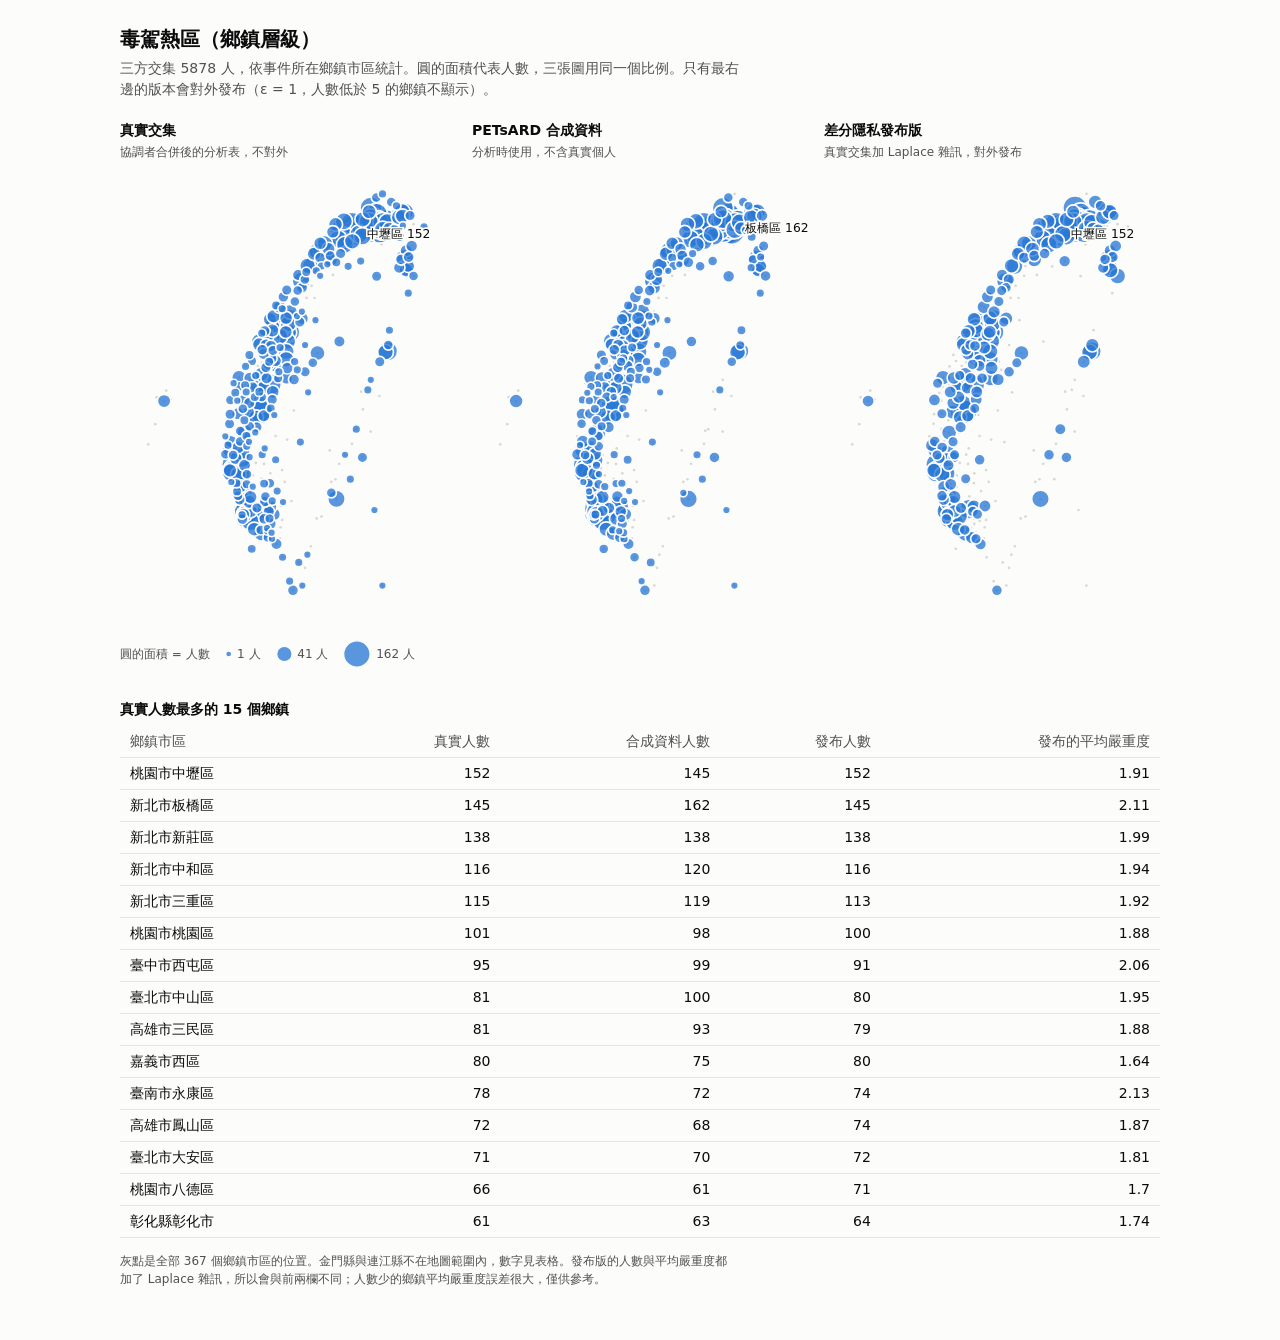
<file: hotspot_pipeline/results/hotspot_map.html>
<!doctype html>
<html lang="zh-Hant">
<head>
<meta charset="utf-8">
<meta name="viewport" content="width=device-width, initial-scale=1">
<title>毒駕熱區（鄉鎮層級）</title>
<style>
.viz-root {
  color-scheme: light;
  --surface-1: #fcfcfb; --text-primary: #0b0b0b; --text-secondary: #52514e;
  --series-1: #2a78d6; --ground: #d9d8d3; --rule: #e6e5e0;
}
@media (prefers-color-scheme: dark) {
  :root:where(:not([data-theme="light"])) .viz-root {
    color-scheme: dark;
    --surface-1: #1a1a19; --text-primary: #ffffff; --text-secondary: #c3c2b7;
    --series-1: #3987e5; --ground: #4a4945; --rule: #33322f;
  }
}
:root[data-theme="dark"] .viz-root {
  color-scheme: dark;
  --surface-1: #1a1a19; --text-primary: #ffffff; --text-secondary: #c3c2b7;
  --series-1: #3987e5; --ground: #4a4945; --rule: #33322f;
}
body { margin: 0; }
.viz-root { background: var(--surface-1); color: var(--text-primary); font: 14px/1.5 system-ui, "Noto Sans TC", "Microsoft JhengHei", sans-serif; padding: 24px 16px 40px; min-height: 100vh; box-sizing: border-box; }
.wrap { max-width: 1040px; margin: 0 auto; }
h1 { font-size: 20px; margin: 0 0 4px; }
.sub { color: var(--text-secondary); margin: 0 0 20px; max-width: 70ch; }
.maps { display: flex; flex-wrap: wrap; gap: 16px; }
.panel { flex: 1 1 280px; min-width: 0; }
.panel h2 { font-size: 14px; margin: 0; }
.panel p { color: var(--text-secondary); font-size: 12px; margin: 2px 0 6px; }
svg { width: 100%; height: auto; display: block; }
.ground { fill: var(--ground); }
.bubble { fill: var(--series-1); fill-opacity: .78; stroke: var(--surface-1); stroke-width: 1.5; }
.bubble:hover, .bubble.on { fill-opacity: 1; }
.lab { fill: var(--text-primary); font-size: 11px; paint-order: stroke; stroke: var(--surface-1); stroke-width: 3px; }
.key { color: var(--text-secondary); font-size: 12px; margin: 10px 0 0; display: flex; gap: 14px; align-items: center; flex-wrap: wrap; }
.key svg { width: auto; height: 34px; }
.tip { position: fixed; pointer-events: none; background: var(--surface-1); color: var(--text-primary); border: 1px solid var(--rule); border-radius: 6px; padding: 6px 9px; font-size: 12px; box-shadow: 0 2px 10px rgba(0,0,0,.15); }
.tip b { display: block; }
.scroll { overflow-x: auto; margin-top: 28px; }
table { border-collapse: collapse; width: 100%; font-variant-numeric: tabular-nums; }
caption { text-align: left; font-weight: 600; padding-bottom: 6px; }
th, td { padding: 5px 10px; border-bottom: 1px solid var(--rule); text-align: right; white-space: nowrap; }
th:first-child, td:first-child { text-align: left; }
th { color: var(--text-secondary); font-weight: 500; }
.note { color: var(--text-secondary); font-size: 12px; margin-top: 14px; max-width: 80ch; }
</style>
</head>
<body>
<div class="viz-root"><div class="wrap">
<h1>毒駕熱區（鄉鎮層級）</h1>
<p class="sub">三方交集 5878 人，依事件所在鄉鎮市區統計。圓的面積代表人數，三張圖用同一個比例。只有最右邊的版本會對外發布（ε = 1，人數低於 5 的鄉鎮不顯示）。</p>
<div class="maps" id="maps"></div>
<div class="key" id="key"></div>
<div class="scroll"><table id="table"></table></div>
<p class="note">灰點是全部 367 個鄉鎮市區的位置。金門縣與連江縣不在地圖範圍內，數字見表格。發布版的人數與平均嚴重度都加了 Laplace 雜訊，所以會與前兩欄不同；人數少的鄉鎮平均嚴重度誤差很大，僅供參考。</p>
</div><div class="tip" id="tip" hidden></div></div>
<script>
const DATA = [{"id": 0, "county": "南投縣", "district": "中寮鄉", "lat": 23.8959, "lon": 120.7603, "n_real": 2, "n_synthetic": 2, "n_published": null, "severity_mean_published": null, "recidivist_share_published": null}, {"id": 1, "county": "南投縣", "district": "仁愛鄉", "lat": 24.063, "lon": 121.1657, "n_real": 7, "n_synthetic": 6, "n_published": null, "severity_mean_published": null, "recidivist_share_published": null}, {"id": 2, "county": "南投縣", "district": "信義鄉", "lat": 23.6412, "lon": 120.8826, "n_real": 1, "n_synthetic": 1, "n_published": null, "severity_mean_published": null, "recidivist_share_published": null}, {"id": 3, "county": "南投縣", "district": "南投市", "lat": 23.9153, "lon": 120.6841, "n_real": 20, "n_synthetic": 17, "n_published": 22.0, "severity_mean_published": 1.27, "recidivist_share_published": 0.81}, {"id": 4, "county": "南投縣", "district": "名間鄉", "lat": 23.8435, "lon": 120.6944, "n_real": 8, "n_synthetic": 4, "n_published": 13.0, "severity_mean_published": 1.0, "recidivist_share_published": 0.56}, {"id": 5, "county": "南投縣", "district": "國姓鄉", "lat": 24.0341, "lon": 120.8547, "n_real": 1, "n_synthetic": 1, "n_published": null, "severity_mean_published": null, "recidivist_share_published": null}, {"id": 6, "county": "南投縣", "district": "埔里鎮", "lat": 23.9678, "lon": 120.9668, "n_real": 18, "n_synthetic": 19, "n_published": 18.0, "severity_mean_published": 2.57, "recidivist_share_published": 0.68}, {"id": 7, "county": "南投縣", "district": "水里鄉", "lat": 23.8114, "lon": 120.8549, "n_real": 5, "n_synthetic": 4, "n_published": 6.0, "severity_mean_published": 3.0, "recidivist_share_published": 0.31}, {"id": 8, "county": "南投縣", "district": "竹山鎮", "lat": 23.759, "lon": 120.6868, "n_real": 9, "n_synthetic": 8, "n_published": 21.0, "severity_mean_published": 1.52, "recidivist_share_published": 0.11}, {"id": 9, "county": "南投縣", "district": "草屯鎮", "lat": 23.9792, "lon": 120.6833, "n_real": 22, "n_synthetic": 30, "n_published": 20.0, "severity_mean_published": 2.21, "recidivist_share_published": 0.92}, {"id": 10, "county": "南投縣", "district": "集集鎮", "lat": 23.8277, "lon": 120.7841, "n_real": 2, "n_synthetic": 1, "n_published": null, "severity_mean_published": null, "recidivist_share_published": null}, {"id": 11, "county": "南投縣", "district": "魚池鄉", "lat": 23.886, "lon": 120.9246, "n_real": 4, "n_synthetic": 7, "n_published": 5.0, "severity_mean_published": 3.0, "recidivist_share_published": 0.52}, {"id": 12, "county": "南投縣", "district": "鹿谷鄉", "lat": 23.7474, "lon": 120.7546, "n_real": 6, "n_synthetic": 3, "n_published": 10.0, "severity_mean_published": 1.0, "recidivist_share_published": 0.04}, {"id": 13, "county": "嘉義市", "district": "東區", "lat": 23.4799, "lon": 120.4562, "n_real": 60, "n_synthetic": 59, "n_published": 62.0, "severity_mean_published": 1.9, "recidivist_share_published": 0.65}, {"id": 14, "county": "嘉義市", "district": "西區", "lat": 23.4765, "lon": 120.4398, "n_real": 80, "n_synthetic": 75, "n_published": 80.0, "severity_mean_published": 1.64, "recidivist_share_published": 0.52}, {"id": 15, "county": "嘉義縣", "district": "中埔鄉", "lat": 23.4468, "lon": 120.4807, "n_real": 9, "n_synthetic": 9, "n_published": 10.0, "severity_mean_published": 1.19, "recidivist_share_published": 0.74}, {"id": 16, "county": "嘉義縣", "district": "六腳鄉", "lat": 23.5041, "lon": 120.2911, "n_real": 4, "n_synthetic": 3, "n_published": null, "severity_mean_published": null, "recidivist_share_published": null}, {"id": 17, "county": "嘉義縣", "district": "大埔鄉", "lat": 23.2784, "lon": 120.5875, "n_real": 0, "n_synthetic": 0, "n_published": null, "severity_mean_published": null, "recidivist_share_published": null}, {"id": 18, "county": "嘉義縣", "district": "大林鎮", "lat": 23.6025, "lon": 120.462, "n_real": 4, "n_synthetic": 1, "n_published": null, "severity_mean_published": null, "recidivist_share_published": null}, {"id": 19, "county": "嘉義縣", "district": "太保市", "lat": 23.4777, "lon": 120.3421, "n_real": 9, "n_synthetic": 9, "n_published": 15.0, "severity_mean_published": 1.0, "recidivist_share_published": 0.75}, {"id": 20, "county": "嘉義縣", "district": "布袋鎮", "lat": 23.3798, "lon": 120.1707, "n_real": 5, "n_synthetic": 4, "n_published": null, "severity_mean_published": null, "recidivist_share_published": null}, {"id": 21, "county": "嘉義縣", "district": "新港鄉", "lat": 23.552, "lon": 120.3489, "n_real": 7, "n_synthetic": 4, "n_published": 11.0, "severity_mean_published": 1.0, "recidivist_share_published": 0.36}, {"id": 22, "county": "嘉義縣", "district": "朴子市", "lat": 23.4637, "lon": 120.2461, "n_real": 9, "n_synthetic": 6, "n_published": 5.0, "severity_mean_published": 3.0, "recidivist_share_published": 0.87}, {"id": 23, "county": "嘉義縣", "district": "東石鄉", "lat": 23.4597, "lon": 120.1753, "n_real": 5, "n_synthetic": 9, "n_published": null, "severity_mean_published": null, "recidivist_share_published": null}, {"id": 24, "county": "嘉義縣", "district": "梅山鄉", "lat": 23.5818, "lon": 120.5571, "n_real": 5, "n_synthetic": 5, "n_published": 9.0, "severity_mean_published": 1.04, "recidivist_share_published": 0.62}, {"id": 25, "county": "嘉義縣", "district": "民雄鄉", "lat": 23.5417, "lon": 120.4357, "n_real": 30, "n_synthetic": 36, "n_published": 32.0, "severity_mean_published": 1.91, "recidivist_share_published": 0.51}, {"id": 26, "county": "嘉義縣", "district": "水上鄉", "lat": 23.4335, "lon": 120.4098, "n_real": 17, "n_synthetic": 19, "n_published": 13.0, "severity_mean_published": 2.46, "recidivist_share_published": 0.98}, {"id": 27, "county": "嘉義縣", "district": "溪口鄉", "lat": 23.6014, "lon": 120.3988, "n_real": 3, "n_synthetic": 5, "n_published": 10.0, "severity_mean_published": 1.0, "recidivist_share_published": 0.0}, {"id": 28, "county": "嘉義縣", "district": "番路鄉", "lat": 23.4532, "lon": 120.5762, "n_real": 1, "n_synthetic": 1, "n_published": null, "severity_mean_published": null, "recidivist_share_published": null}, {"id": 29, "county": "嘉義縣", "district": "竹崎鄉", "lat": 23.5078, "lon": 120.5435, "n_real": 3, "n_synthetic": 2, "n_published": 5.0, "severity_mean_published": 1.0, "recidivist_share_published": 0.61}, {"id": 30, "county": "嘉義縣", "district": "義竹鄉", "lat": 23.3372, "lon": 120.2429, "n_real": 0, "n_synthetic": 0, "n_published": null, "severity_mean_published": null, "recidivist_share_published": null}, {"id": 31, "county": "嘉義縣", "district": "阿里山鄉", "lat": 23.4906, "lon": 120.7534, "n_real": 0, "n_synthetic": 0, "n_published": null, "severity_mean_published": null, "recidivist_share_published": null}, {"id": 32, "county": "嘉義縣", "district": "鹿草鄉", "lat": 23.4089, "lon": 120.3048, "n_real": 3, "n_synthetic": 4, "n_published": null, "severity_mean_published": null, "recidivist_share_published": null}, {"id": 33, "county": "基隆市", "district": "七堵區", "lat": 25.095, "lon": 121.7052, "n_real": 19, "n_synthetic": 19, "n_published": 18.0, "severity_mean_published": 2.05, "recidivist_share_published": 0.7}, {"id": 34, "county": "基隆市", "district": "中山區", "lat": 25.1407, "lon": 121.7333, "n_real": 22, "n_synthetic": 22, "n_published": 24.0, "severity_mean_published": 1.69, "recidivist_share_published": 0.55}, {"id": 35, "county": "基隆市", "district": "中正區", "lat": 25.1397, "lon": 121.7651, "n_real": 23, "n_synthetic": 21, "n_published": 18.0, "severity_mean_published": 3.0, "recidivist_share_published": 0.84}, {"id": 36, "county": "基隆市", "district": "仁愛區", "lat": 25.1282, "lon": 121.7427, "n_real": 31, "n_synthetic": 30, "n_published": 38.0, "severity_mean_published": 2.11, "recidivist_share_published": 0.3}, {"id": 37, "county": "基隆市", "district": "信義區", "lat": 25.1286, "lon": 121.7628, "n_real": 25, "n_synthetic": 25, "n_published": 24.0, "severity_mean_published": 1.54, "recidivist_share_published": 0.79}, {"id": 38, "county": "基隆市", "district": "安樂區", "lat": 25.1315, "lon": 121.7216, "n_real": 31, "n_synthetic": 35, "n_published": 27.0, "severity_mean_published": 2.7, "recidivist_share_published": 0.48}, {"id": 39, "county": "基隆市", "district": "暖暖區", "lat": 25.1046, "lon": 121.736, "n_real": 15, "n_synthetic": 21, "n_published": 27.0, "severity_mean_published": 1.54, "recidivist_share_published": 0.21}, {"id": 40, "county": "宜蘭縣", "district": "三星鄉", "lat": 24.676, "lon": 121.7069, "n_real": 7, "n_synthetic": 2, "n_published": 7.0, "severity_mean_published": 1.55, "recidivist_share_published": 0.0}, {"id": 41, "county": "宜蘭縣", "district": "五結鄉", "lat": 24.6881, "lon": 121.7911, "n_real": 10, "n_synthetic": 11, "n_published": null, "severity_mean_published": null, "recidivist_share_published": null}, {"id": 42, "county": "宜蘭縣", "district": "冬山鄉", "lat": 24.6554, "lon": 121.7708, "n_real": 14, "n_synthetic": 13, "n_published": 20.0, "severity_mean_published": 1.22, "recidivist_share_published": 0.45}, {"id": 43, "county": "宜蘭縣", "district": "南澳鄉", "lat": 24.4645, "lon": 121.7896, "n_real": 2, "n_synthetic": 2, "n_published": null, "severity_mean_published": null, "recidivist_share_published": null}, {"id": 44, "county": "宜蘭縣", "district": "員山鄉", "lat": 24.744, "lon": 121.7241, "n_real": 6, "n_synthetic": 4, "n_published": 6.0, "severity_mean_published": 3.0, "recidivist_share_published": 0.62}, {"id": 45, "county": "宜蘭縣", "district": "壯圍鄉", "lat": 24.7642, "lon": 121.7929, "n_real": 6, "n_synthetic": 2, "n_published": 7.0, "severity_mean_published": 1.62, "recidivist_share_published": 0.39}, {"id": 46, "county": "宜蘭縣", "district": "大同鄉", "lat": 24.6051, "lon": 121.5029, "n_real": 5, "n_synthetic": 8, "n_published": null, "severity_mean_published": null, "recidivist_share_published": null}, {"id": 47, "county": "宜蘭縣", "district": "宜蘭市", "lat": 24.7531, "lon": 121.7552, "n_real": 30, "n_synthetic": 25, "n_published": 28.0, "severity_mean_published": 2.01, "recidivist_share_published": 0.63}, {"id": 48, "county": "宜蘭縣", "district": "礁溪鄉", "lat": 24.8176, "lon": 121.7702, "n_real": 9, "n_synthetic": 6, "n_published": 9.0, "severity_mean_published": 1.0, "recidivist_share_published": 1.0}, {"id": 49, "county": "宜蘭縣", "district": "羅東鎮", "lat": 24.6757, "lon": 121.7687, "n_real": 23, "n_synthetic": 24, "n_published": 23.0, "severity_mean_published": 2.34, "recidivist_share_published": 0.71}, {"id": 50, "county": "宜蘭縣", "district": "蘇澳鎮", "lat": 24.6071, "lon": 121.8374, "n_real": 4, "n_synthetic": 6, "n_published": 22.0, "severity_mean_published": 1.0, "recidivist_share_published": 0.07}, {"id": 51, "county": "宜蘭縣", "district": "頭城鎮", "lat": 24.8559, "lon": 121.8202, "n_real": 8, "n_synthetic": 5, "n_published": 9.0, "severity_mean_published": 1.79, "recidivist_share_published": 0.23}, {"id": 52, "county": "屏東縣", "district": "三地門鄉", "lat": 22.7304, "lon": 120.6552, "n_real": 1, "n_synthetic": 1, "n_published": null, "severity_mean_published": null, "recidivist_share_published": null}, {"id": 53, "county": "屏東縣", "district": "九如鄉", "lat": 22.7344, "lon": 120.4909, "n_real": 6, "n_synthetic": 8, "n_published": null, "severity_mean_published": null, "recidivist_share_published": null}, {"id": 54, "county": "屏東縣", "district": "佳冬鄉", "lat": 22.426, "lon": 120.5552, "n_real": 1, "n_synthetic": 2, "n_published": 5.0, "severity_mean_published": 1.0, "recidivist_share_published": 0.0}, {"id": 55, "county": "屏東縣", "district": "來義鄉", "lat": 22.5207, "lon": 120.6331, "n_real": 0, "n_synthetic": 0, "n_published": null, "severity_mean_published": null, "recidivist_share_published": null}, {"id": 56, "county": "屏東縣", "district": "內埔鄉", "lat": 22.6295, "lon": 120.5687, "n_real": 13, "n_synthetic": 10, "n_published": 5.0, "severity_mean_published": 1.0, "recidivist_share_published": 1.0}, {"id": 57, "county": "屏東縣", "district": "南州鄉", "lat": 22.489, "lon": 120.5116, "n_real": 1, "n_synthetic": 1, "n_published": null, "severity_mean_published": null, "recidivist_share_published": null}, {"id": 58, "county": "屏東縣", "district": "屏東市", "lat": 22.6714, "lon": 120.4894, "n_real": 44, "n_synthetic": 42, "n_published": 39.0, "severity_mean_published": 2.21, "recidivist_share_published": 0.49}, {"id": 59, "county": "屏東縣", "district": "崁頂鄉", "lat": 22.5133, "lon": 120.5103, "n_real": 1, "n_synthetic": 0, "n_published": null, "severity_mean_published": null, "recidivist_share_published": null}, {"id": 60, "county": "屏東縣", "district": "恆春鎮", "lat": 21.9982, "lon": 120.7448, "n_real": 6, "n_synthetic": 6, "n_published": 6.0, "severity_mean_published": 1.0, "recidivist_share_published": 1.0}, {"id": 61, "county": "屏東縣", "district": "新園鄉", "lat": 22.4991, "lon": 120.4529, "n_real": 4, "n_synthetic": 2, "n_published": 6.0, "severity_mean_published": 1.0, "recidivist_share_published": 0.38}, {"id": 62, "county": "屏東縣", "district": "新埤鄉", "lat": 22.4764, "lon": 120.5516, "n_real": 1, "n_synthetic": 2, "n_published": null, "severity_mean_published": null, "recidivist_share_published": null}, {"id": 63, "county": "屏東縣", "district": "春日鄉", "lat": 22.4273, "lon": 120.6286, "n_real": 0, "n_synthetic": 0, "n_published": null, "severity_mean_published": null, "recidivist_share_published": null}, {"id": 64, "county": "屏東縣", "district": "東港鎮", "lat": 22.4678, "lon": 120.4571, "n_real": 16, "n_synthetic": 14, "n_published": 19.0, "severity_mean_published": 2.25, "recidivist_share_published": 0.55}, {"id": 65, "county": "屏東縣", "district": "枋寮鄉", "lat": 22.3816, "lon": 120.5958, "n_real": 7, "n_synthetic": 7, "n_published": 8.0, "severity_mean_published": 3.0, "recidivist_share_published": 0.2}, {"id": 66, "county": "屏東縣", "district": "枋山鄉", "lat": 22.2721, "lon": 120.6507, "n_real": 2, "n_synthetic": 4, "n_published": null, "severity_mean_published": null, "recidivist_share_published": null}, {"id": 67, "county": "屏東縣", "district": "林邊鄉", "lat": 22.4359, "lon": 120.5158, "n_real": 3, "n_synthetic": 5, "n_published": 10.0, "severity_mean_published": 1.0, "recidivist_share_published": 0.5}, {"id": 68, "county": "屏東縣", "district": "泰武鄉", "lat": 22.5822, "lon": 120.647, "n_real": 0, "n_synthetic": 0, "n_published": null, "severity_mean_published": null, "recidivist_share_published": null}, {"id": 69, "county": "屏東縣", "district": "滿州鄉", "lat": 22.0376, "lon": 120.8299, "n_real": 1, "n_synthetic": 0, "n_published": null, "severity_mean_published": null, "recidivist_share_published": null}, {"id": 70, "county": "屏東縣", "district": "潮州鎮", "lat": 22.5494, "lon": 120.5401, "n_real": 8, "n_synthetic": 5, "n_published": null, "severity_mean_published": null, "recidivist_share_published": null}, {"id": 71, "county": "屏東縣", "district": "牡丹鄉", "lat": 22.1835, "lon": 120.8543, "n_real": 0, "n_synthetic": 0, "n_published": null, "severity_mean_published": null, "recidivist_share_published": null}, {"id": 72, "county": "屏東縣", "district": "獅子鄉", "lat": 22.2296, "lon": 120.7972, "n_real": 2, "n_synthetic": 3, "n_published": null, "severity_mean_published": null, "recidivist_share_published": null}, {"id": 73, "county": "屏東縣", "district": "琉球鄉", "lat": 22.3418, "lon": 120.3716, "n_real": 3, "n_synthetic": 4, "n_published": null, "severity_mean_published": null, "recidivist_share_published": null}, {"id": 74, "county": "屏東縣", "district": "瑪家鄉", "lat": 22.6978, "lon": 120.6363, "n_real": 0, "n_synthetic": 0, "n_published": 9.0, "severity_mean_published": 1.08, "recidivist_share_published": 0.0}, {"id": 75, "county": "屏東縣", "district": "竹田鄉", "lat": 22.5939, "lon": 120.5327, "n_real": 3, "n_synthetic": 2, "n_published": null, "severity_mean_published": null, "recidivist_share_published": null}, {"id": 76, "county": "屏東縣", "district": "萬丹鄉", "lat": 22.5915, "lon": 120.4839, "n_real": 6, "n_synthetic": 12, "n_published": null, "severity_mean_published": null, "recidivist_share_published": null}, {"id": 77, "county": "屏東縣", "district": "萬巒鄉", "lat": 22.5735, "lon": 120.5895, "n_real": 0, "n_synthetic": 0, "n_published": null, "severity_mean_published": null, "recidivist_share_published": null}, {"id": 78, "county": "屏東縣", "district": "車城鄉", "lat": 22.0739, "lon": 120.7146, "n_real": 2, "n_synthetic": 1, "n_published": null, "severity_mean_published": null, "recidivist_share_published": null}, {"id": 79, "county": "屏東縣", "district": "里港鄉", "lat": 22.7768, "lon": 120.4954, "n_real": 4, "n_synthetic": 8, "n_published": null, "severity_mean_published": null, "recidivist_share_published": null}, {"id": 80, "county": "屏東縣", "district": "長治鄉", "lat": 22.6906, "lon": 120.5365, "n_real": 13, "n_synthetic": 13, "n_published": 14.0, "severity_mean_published": 1.74, "recidivist_share_published": 0.72}, {"id": 81, "county": "屏東縣", "district": "霧臺鄉", "lat": 22.739, "lon": 120.7317, "n_real": 0, "n_synthetic": 0, "n_published": null, "severity_mean_published": null, "recidivist_share_published": null}, {"id": 82, "county": "屏東縣", "district": "高樹鄉", "lat": 22.8212, "lon": 120.6018, "n_real": 2, "n_synthetic": 1, "n_published": null, "severity_mean_published": null, "recidivist_share_published": null}, {"id": 83, "county": "屏東縣", "district": "鹽埔鄉", "lat": 22.7399, "lon": 120.557, "n_real": 2, "n_synthetic": 1, "n_published": null, "severity_mean_published": null, "recidivist_share_published": null}, {"id": 84, "county": "屏東縣", "district": "麟洛鄉", "lat": 22.652, "lon": 120.5261, "n_real": 7, "n_synthetic": 8, "n_published": 6.0, "severity_mean_published": 2.02, "recidivist_share_published": 0.0}, {"id": 85, "county": "彰化縣", "district": "二林鎮", "lat": 23.901, "lon": 120.3747, "n_real": 3, "n_synthetic": 3, "n_published": null, "severity_mean_published": null, "recidivist_share_published": null}, {"id": 86, "county": "彰化縣", "district": "二水鄉", "lat": 23.8121, "lon": 120.6175, "n_real": 2, "n_synthetic": 3, "n_published": null, "severity_mean_published": null, "recidivist_share_published": null}, {"id": 87, "county": "彰化縣", "district": "伸港鄉", "lat": 24.1495, "lon": 120.4882, "n_real": 6, "n_synthetic": 11, "n_published": 13.0, "severity_mean_published": 2.9, "recidivist_share_published": 0.58}, {"id": 88, "county": "彰化縣", "district": "北斗鎮", "lat": 23.8731, "lon": 120.5238, "n_real": 8, "n_synthetic": 9, "n_published": 6.0, "severity_mean_published": 2.72, "recidivist_share_published": 1.0}, {"id": 89, "county": "彰化縣", "district": "和美鎮", "lat": 24.1082, "lon": 120.5036, "n_real": 18, "n_synthetic": 16, "n_published": 20.0, "severity_mean_published": 1.83, "recidivist_share_published": 0.42}, {"id": 90, "county": "彰化縣", "district": "員林市", "lat": 23.9593, "lon": 120.5746, "n_real": 35, "n_synthetic": 35, "n_published": 35.0, "severity_mean_published": 1.73, "recidivist_share_published": 0.57}, {"id": 91, "county": "彰化縣", "district": "埔心鄉", "lat": 23.9517, "lon": 120.5443, "n_real": 8, "n_synthetic": 9, "n_published": 14.0, "severity_mean_published": 1.19, "recidivist_share_published": 0.0}, {"id": 92, "county": "彰化縣", "district": "埔鹽鄉", "lat": 23.9947, "lon": 120.4673, "n_real": 6, "n_synthetic": 6, "n_published": 7.0, "severity_mean_published": 3.0, "recidivist_share_published": 0.73}, {"id": 93, "county": "彰化縣", "district": "埤頭鄉", "lat": 23.8897, "lon": 120.4663, "n_real": 0, "n_synthetic": 0, "n_published": null, "severity_mean_published": null, "recidivist_share_published": null}, {"id": 94, "county": "彰化縣", "district": "大城鄉", "lat": 23.8564, "lon": 120.3156, "n_real": 2, "n_synthetic": 1, "n_published": null, "severity_mean_published": null, "recidivist_share_published": null}, {"id": 95, "county": "彰化縣", "district": "大村鄉", "lat": 23.9893, "lon": 120.5639, "n_real": 5, "n_synthetic": 7, "n_published": null, "severity_mean_published": null, "recidivist_share_published": null}, {"id": 96, "county": "彰化縣", "district": "彰化市", "lat": 24.0778, "lon": 120.5429, "n_real": 61, "n_synthetic": 63, "n_published": 64.0, "severity_mean_published": 1.74, "recidivist_share_published": 0.42}, {"id": 97, "county": "彰化縣", "district": "永靖鄉", "lat": 23.9228, "lon": 120.5486, "n_real": 7, "n_synthetic": 3, "n_published": 15.0, "severity_mean_published": 3.0, "recidivist_share_published": 0.43}, {"id": 98, "county": "彰化縣", "district": "溪州鄉", "lat": 23.8475, "lon": 120.4993, "n_real": 5, "n_synthetic": 6, "n_published": null, "severity_mean_published": null, "recidivist_share_published": null}, {"id": 99, "county": "彰化縣", "district": "溪湖鎮", "lat": 23.9591, "lon": 120.4804, "n_real": 7, "n_synthetic": 10, "n_published": 9.0, "severity_mean_published": 3.0, "recidivist_share_published": 0.0}, {"id": 100, "county": "彰化縣", "district": "田中鎮", "lat": 23.8598, "lon": 120.5861, "n_real": 9, "n_synthetic": 7, "n_published": 7.0, "severity_mean_published": 3.0, "recidivist_share_published": 0.84}, {"id": 101, "county": "彰化縣", "district": "田尾鄉", "lat": 23.8955, "lon": 120.529, "n_real": 3, "n_synthetic": 3, "n_published": null, "severity_mean_published": null, "recidivist_share_published": null}, {"id": 102, "county": "彰化縣", "district": "社頭鄉", "lat": 23.9029, "lon": 120.5872, "n_real": 8, "n_synthetic": 12, "n_published": 11.0, "severity_mean_published": 1.0, "recidivist_share_published": 0.49}, {"id": 103, "county": "彰化縣", "district": "福興鄉", "lat": 24.0383, "lon": 120.4416, "n_real": 14, "n_synthetic": 11, "n_published": 16.0, "severity_mean_published": 1.96, "recidivist_share_published": 0.15}, {"id": 104, "county": "彰化縣", "district": "秀水鄉", "lat": 24.0349, "lon": 120.5026, "n_real": 9, "n_synthetic": 8, "n_published": 6.0, "severity_mean_published": 1.88, "recidivist_share_published": 0.01}, {"id": 105, "county": "彰化縣", "district": "竹塘鄉", "lat": 23.8591, "lon": 120.4268, "n_real": 0, "n_synthetic": 0, "n_published": null, "severity_mean_published": null, "recidivist_share_published": null}, {"id": 106, "county": "彰化縣", "district": "線西鄉", "lat": 24.1322, "lon": 120.4622, "n_real": 2, "n_synthetic": 2, "n_published": 6.0, "severity_mean_published": 1.0, "recidivist_share_published": 0.47}, {"id": 107, "county": "彰化縣", "district": "芬園鄉", "lat": 24.0136, "lon": 120.6284, "n_real": 2, "n_synthetic": 3, "n_published": 12.0, "severity_mean_published": 1.0, "recidivist_share_published": 0.0}, {"id": 108, "county": "彰化縣", "district": "花壇鄉", "lat": 24.0267, "lon": 120.5457, "n_real": 7, "n_synthetic": 10, "n_published": 6.0, "severity_mean_published": 1.27, "recidivist_share_published": 0.42}, {"id": 109, "county": "彰化縣", "district": "芳苑鄉", "lat": 23.9516, "lon": 120.35, "n_real": 3, "n_synthetic": 5, "n_published": null, "severity_mean_published": null, "recidivist_share_published": null}, {"id": 110, "county": "彰化縣", "district": "鹿港鎮", "lat": 24.0644, "lon": 120.4404, "n_real": 20, "n_synthetic": 23, "n_published": 17.0, "severity_mean_published": 2.82, "recidivist_share_published": 0.47}, {"id": 111, "county": "新北市", "district": "三峽區", "lat": 24.9354, "lon": 121.3737, "n_real": 27, "n_synthetic": 28, "n_published": 28.0, "severity_mean_published": 2.09, "recidivist_share_published": 0.25}, {"id": 112, "county": "新北市", "district": "三芝區", "lat": 25.2574, "lon": 121.5002, "n_real": 4, "n_synthetic": 4, "n_published": null, "severity_mean_published": null, "recidivist_share_published": null}, {"id": 113, "county": "新北市", "district": "三重區", "lat": 25.0651, "lon": 121.4894, "n_real": 115, "n_synthetic": 119, "n_published": 113.0, "severity_mean_published": 1.92, "recidivist_share_published": 0.57}, {"id": 114, "county": "新北市", "district": "中和區", "lat": 24.9999, "lon": 121.4938, "n_real": 116, "n_synthetic": 120, "n_published": 116.0, "severity_mean_published": 1.94, "recidivist_share_published": 0.58}, {"id": 115, "county": "新北市", "district": "五股區", "lat": 25.078, "lon": 121.4485, "n_real": 45, "n_synthetic": 36, "n_published": 45.0, "severity_mean_published": 1.92, "recidivist_share_published": 0.68}, {"id": 116, "county": "新北市", "district": "八里區", "lat": 25.1403, "lon": 121.4349, "n_real": 15, "n_synthetic": 10, "n_published": 12.0, "severity_mean_published": 1.17, "recidivist_share_published": 0.55}, {"id": 117, "county": "新北市", "district": "土城區", "lat": 24.9821, "lon": 121.4499, "n_real": 60, "n_synthetic": 62, "n_published": 60.0, "severity_mean_published": 1.96, "recidivist_share_published": 0.57}, {"id": 118, "county": "新北市", "district": "坪林區", "lat": 24.9321, "lon": 121.7117, "n_real": 4, "n_synthetic": 3, "n_published": null, "severity_mean_published": null, "recidivist_share_published": null}, {"id": 119, "county": "新北市", "district": "平溪區", "lat": 25.0248, "lon": 121.7409, "n_real": 1, "n_synthetic": 0, "n_published": null, "severity_mean_published": null, "recidivist_share_published": null}, {"id": 120, "county": "新北市", "district": "新店區", "lat": 24.9736, "lon": 121.5312, "n_real": 54, "n_synthetic": 73, "n_published": 51.0, "severity_mean_published": 1.73, "recidivist_share_published": 0.53}, {"id": 121, "county": "新北市", "district": "新莊區", "lat": 25.0347, "lon": 121.4478, "n_real": 138, "n_synthetic": 138, "n_published": 138.0, "severity_mean_published": 1.99, "recidivist_share_published": 0.57}, {"id": 122, "county": "新北市", "district": "板橋區", "lat": 25.0102, "lon": 121.4653, "n_real": 145, "n_synthetic": 162, "n_published": 145.0, "severity_mean_published": 2.11, "recidivist_share_published": 0.59}, {"id": 123, "county": "新北市", "district": "林口區", "lat": 25.0762, "lon": 121.376, "n_real": 19, "n_synthetic": 16, "n_published": 17.0, "severity_mean_published": 2.39, "recidivist_share_published": 0.53}, {"id": 124, "county": "新北市", "district": "樹林區", "lat": 24.9925, "lon": 121.4186, "n_real": 52, "n_synthetic": 47, "n_published": 52.0, "severity_mean_published": 2.09, "recidivist_share_published": 0.74}, {"id": 125, "county": "新北市", "district": "永和區", "lat": 25.0077, "lon": 121.5159, "n_real": 53, "n_synthetic": 57, "n_published": 60.0, "severity_mean_published": 1.73, "recidivist_share_published": 0.62}, {"id": 126, "county": "新北市", "district": "汐止區", "lat": 25.0652, "lon": 121.6388, "n_real": 55, "n_synthetic": 61, "n_published": 53.0, "severity_mean_published": 2.03, "recidivist_share_published": 0.49}, {"id": 127, "county": "新北市", "district": "泰山區", "lat": 25.0557, "lon": 121.4311, "n_real": 36, "n_synthetic": 42, "n_published": 34.0, "severity_mean_published": 2.05, "recidivist_share_published": 0.6}, {"id": 128, "county": "新北市", "district": "淡水區", "lat": 25.172, "lon": 121.4513, "n_real": 51, "n_synthetic": 47, "n_published": 66.0, "severity_mean_published": 1.6, "recidivist_share_published": 0.47}, {"id": 129, "county": "新北市", "district": "深坑區", "lat": 25.0031, "lon": 121.6155, "n_real": 9, "n_synthetic": 12, "n_published": 10.0, "severity_mean_published": 1.28, "recidivist_share_published": 0.06}, {"id": 130, "county": "新北市", "district": "烏來區", "lat": 24.8698, "lon": 121.5477, "n_real": 0, "n_synthetic": 0, "n_published": null, "severity_mean_published": null, "recidivist_share_published": null}, {"id": 131, "county": "新北市", "district": "瑞芳區", "lat": 25.1083, "lon": 121.8057, "n_real": 5, "n_synthetic": 8, "n_published": 5.0, "severity_mean_published": 1.0, "recidivist_share_published": 1.0}, {"id": 132, "county": "新北市", "district": "石碇區", "lat": 24.989, "lon": 121.6622, "n_real": 6, "n_synthetic": 4, "n_published": 9.0, "severity_mean_published": 1.0, "recidivist_share_published": 0.52}, {"id": 133, "county": "新北市", "district": "石門區", "lat": 25.2879, "lon": 121.5563, "n_real": 2, "n_synthetic": 0, "n_published": null, "severity_mean_published": null, "recidivist_share_published": null}, {"id": 134, "county": "新北市", "district": "萬里區", "lat": 25.1893, "lon": 121.6832, "n_real": 2, "n_synthetic": 3, "n_published": 6.0, "severity_mean_published": 1.0, "recidivist_share_published": 0.27}, {"id": 135, "county": "新北市", "district": "蘆洲區", "lat": 25.0839, "lon": 121.4717, "n_real": 49, "n_synthetic": 42, "n_published": 47.0, "severity_mean_published": 2.11, "recidivist_share_published": 0.66}, {"id": 136, "county": "新北市", "district": "貢寮區", "lat": 25.0159, "lon": 121.9322, "n_real": 2, "n_synthetic": 2, "n_published": null, "severity_mean_published": null, "recidivist_share_published": null}, {"id": 137, "county": "新北市", "district": "金山區", "lat": 25.2219, "lon": 121.6354, "n_real": 4, "n_synthetic": 4, "n_published": 14.0, "severity_mean_published": 1.0, "recidivist_share_published": 0.84}, {"id": 138, "county": "新北市", "district": "雙溪區", "lat": 25.0367, "lon": 121.837, "n_real": 0, "n_synthetic": 0, "n_published": null, "severity_mean_published": null, "recidivist_share_published": null}, {"id": 139, "county": "新北市", "district": "鶯歌區", "lat": 24.9553, "lon": 121.343, "n_real": 31, "n_synthetic": 21, "n_published": 26.0, "severity_mean_published": 1.0, "recidivist_share_published": 0.65}, {"id": 140, "county": "新竹市", "district": "北區", "lat": 24.8124, "lon": 120.9619, "n_real": 22, "n_synthetic": 30, "n_published": 22.0, "severity_mean_published": 2.69, "recidivist_share_published": 0.69}, {"id": 141, "county": "新竹市", "district": "東區", "lat": 24.7967, "lon": 120.9876, "n_real": 58, "n_synthetic": 56, "n_published": 56.0, "severity_mean_published": 1.79, "recidivist_share_published": 0.61}, {"id": 142, "county": "新竹市", "district": "香山區", "lat": 24.7913, "lon": 120.9359, "n_real": 13, "n_synthetic": 14, "n_published": 13.0, "severity_mean_published": 1.43, "recidivist_share_published": 0.9}, {"id": 143, "county": "新竹縣", "district": "五峰鄉", "lat": 24.616, "lon": 121.1065, "n_real": 0, "n_synthetic": 0, "n_published": null, "severity_mean_published": null, "recidivist_share_published": null}, {"id": 144, "county": "新竹縣", "district": "北埔鄉", "lat": 24.7039, "lon": 121.0565, "n_real": 1, "n_synthetic": 1, "n_published": null, "severity_mean_published": null, "recidivist_share_published": null}, {"id": 145, "county": "新竹縣", "district": "寶山鄉", "lat": 24.7579, "lon": 120.9911, "n_real": 6, "n_synthetic": 3, "n_published": 7.0, "severity_mean_published": 1.0, "recidivist_share_published": 0.15}, {"id": 146, "county": "新竹縣", "district": "尖石鄉", "lat": 24.687, "lon": 121.2448, "n_real": 2, "n_synthetic": 4, "n_published": null, "severity_mean_published": null, "recidivist_share_published": null}, {"id": 147, "county": "新竹縣", "district": "峨眉鄉", "lat": 24.6895, "lon": 121.0026, "n_real": 2, "n_synthetic": 3, "n_published": null, "severity_mean_published": null, "recidivist_share_published": null}, {"id": 148, "county": "新竹縣", "district": "新埔鎮", "lat": 24.831, "lon": 121.0665, "n_real": 12, "n_synthetic": 8, "n_published": 14.0, "severity_mean_published": 1.94, "recidivist_share_published": 0.37}, {"id": 149, "county": "新竹縣", "district": "新豐鄉", "lat": 24.8777, "lon": 120.9919, "n_real": 11, "n_synthetic": 11, "n_published": 18.0, "severity_mean_published": 1.0, "recidivist_share_published": 0.3}, {"id": 150, "county": "新竹縣", "district": "橫山鄉", "lat": 24.7201, "lon": 121.1381, "n_real": 3, "n_synthetic": 6, "n_published": null, "severity_mean_published": null, "recidivist_share_published": null}, {"id": 151, "county": "新竹縣", "district": "湖口鄉", "lat": 24.8781, "lon": 121.0332, "n_real": 19, "n_synthetic": 13, "n_published": 19.0, "severity_mean_published": 1.99, "recidivist_share_published": 0.85}, {"id": 152, "county": "新竹縣", "district": "竹北市", "lat": 24.83, "lon": 121.0135, "n_real": 42, "n_synthetic": 28, "n_published": 41.0, "severity_mean_published": 2.37, "recidivist_share_published": 0.63}, {"id": 153, "county": "新竹縣", "district": "竹東鎮", "lat": 24.744, "lon": 121.083, "n_real": 16, "n_synthetic": 17, "n_published": 17.0, "severity_mean_published": 1.48, "recidivist_share_published": 0.4}, {"id": 154, "county": "新竹縣", "district": "芎林鄉", "lat": 24.774, "lon": 121.0828, "n_real": 5, "n_synthetic": 7, "n_published": 7.0, "severity_mean_published": 2.95, "recidivist_share_published": 0.43}, {"id": 155, "county": "新竹縣", "district": "關西鎮", "lat": 24.7934, "lon": 121.1765, "n_real": 5, "n_synthetic": 2, "n_published": 6.0, "severity_mean_published": 1.0, "recidivist_share_published": 0.01}, {"id": 156, "county": "桃園市", "district": "中壢區", "lat": 24.962, "lon": 121.2325, "n_real": 152, "n_synthetic": 145, "n_published": 152.0, "severity_mean_published": 1.91, "recidivist_share_published": 0.59}, {"id": 157, "county": "桃園市", "district": "八德區", "lat": 24.9581, "lon": 121.2954, "n_real": 66, "n_synthetic": 61, "n_published": 71.0, "severity_mean_published": 1.7, "recidivist_share_published": 0.62}, {"id": 158, "county": "桃園市", "district": "大園區", "lat": 25.0614, "lon": 121.2064, "n_real": 26, "n_synthetic": 21, "n_published": 16.0, "severity_mean_published": 3.0, "recidivist_share_published": 1.0}, {"id": 159, "county": "桃園市", "district": "大溪區", "lat": 24.8943, "lon": 121.2824, "n_real": 20, "n_synthetic": 23, "n_published": 21.0, "severity_mean_published": 2.47, "recidivist_share_published": 0.84}, {"id": 160, "county": "桃園市", "district": "平鎮", "lat": 24.9287, "lon": 121.213, "n_real": 41, "n_synthetic": 37, "n_published": 47.0, "severity_mean_published": 1.32, "recidivist_share_published": 0.67}, {"id": 161, "county": "桃園市", "district": "復興區", "lat": 24.7304, "lon": 121.3583, "n_real": 2, "n_synthetic": 4, "n_published": 8.0, "severity_mean_published": 1.0, "recidivist_share_published": 0.13}, {"id": 162, "county": "桃園市", "district": "新屋區", "lat": 24.972, "lon": 121.106, "n_real": 10, "n_synthetic": 11, "n_published": 13.0, "severity_mean_published": 2.48, "recidivist_share_published": 0.93}, {"id": 163, "county": "桃園市", "district": "桃園區", "lat": 24.9971, "lon": 121.3044, "n_real": 101, "n_synthetic": 98, "n_published": 100.0, "severity_mean_published": 1.88, "recidivist_share_published": 0.59}, {"id": 164, "county": "桃園市", "district": "楊梅區", "lat": 24.9124, "lon": 121.1548, "n_real": 29, "n_synthetic": 30, "n_published": 31.0, "severity_mean_published": 1.69, "recidivist_share_published": 0.5}, {"id": 165, "county": "桃園市", "district": "蘆竹區", "lat": 25.0449, "lon": 121.2792, "n_real": 53, "n_synthetic": 51, "n_published": 51.0, "severity_mean_published": 1.96, "recidivist_share_published": 0.56}, {"id": 166, "county": "桃園市", "district": "觀音區", "lat": 25.0358, "lon": 121.1307, "n_real": 14, "n_synthetic": 17, "n_published": 15.0, "severity_mean_published": 2.25, "recidivist_share_published": 0.59}, {"id": 167, "county": "桃園市", "district": "龍潭區", "lat": 24.8664, "lon": 121.2155, "n_real": 25, "n_synthetic": 18, "n_published": 24.0, "severity_mean_published": 2.03, "recidivist_share_published": 0.75}, {"id": 168, "county": "桃園市", "district": "龜山區", "lat": 25.0199, "lon": 121.3552, "n_real": 59, "n_synthetic": 62, "n_published": 57.0, "severity_mean_published": 2.23, "recidivist_share_published": 0.56}, {"id": 169, "county": "澎湖縣", "district": "七美鄉", "lat": 23.2095, "lon": 119.4338, "n_real": 0, "n_synthetic": 0, "n_published": null, "severity_mean_published": null, "recidivist_share_published": null}, {"id": 170, "county": "澎湖縣", "district": "望安鄉", "lat": 23.377, "lon": 119.4978, "n_real": 0, "n_synthetic": 0, "n_published": null, "severity_mean_published": null, "recidivist_share_published": null}, {"id": 171, "county": "澎湖縣", "district": "湖西鄉", "lat": 23.5837, "lon": 119.6348, "n_real": 0, "n_synthetic": 0, "n_published": null, "severity_mean_published": null, "recidivist_share_published": null}, {"id": 172, "county": "澎湖縣", "district": "白沙鄉", "lat": 23.6557, "lon": 119.5974, "n_real": 0, "n_synthetic": 0, "n_published": null, "severity_mean_published": null, "recidivist_share_published": null}, {"id": 173, "county": "澎湖縣", "district": "西嶼鄉", "lat": 23.6008, "lon": 119.5097, "n_real": 0, "n_synthetic": 0, "n_published": null, "severity_mean_published": null, "recidivist_share_published": null}, {"id": 174, "county": "澎湖縣", "district": "馬公市", "lat": 23.5688, "lon": 119.5777, "n_real": 12, "n_synthetic": 14, "n_published": 9.0, "severity_mean_published": 2.2, "recidivist_share_published": 0.27}, {"id": 175, "county": "臺中市", "district": "中區", "lat": 24.1426, "lon": 120.6799, "n_real": 11, "n_synthetic": 11, "n_published": 12.0, "severity_mean_published": 1.81, "recidivist_share_published": 0.51}, {"id": 176, "county": "臺中市", "district": "北區", "lat": 24.159, "lon": 120.6804, "n_real": 47, "n_synthetic": 45, "n_published": 49.0, "severity_mean_published": 1.58, "recidivist_share_published": 0.58}, {"id": 177, "county": "臺中市", "district": "北屯區", "lat": 24.1765, "lon": 120.6938, "n_real": 55, "n_synthetic": 48, "n_published": 56.0, "severity_mean_published": 2.83, "recidivist_share_published": 0.54}, {"id": 178, "county": "臺中市", "district": "南區", "lat": 24.1225, "lon": 120.6647, "n_real": 32, "n_synthetic": 34, "n_published": 15.0, "severity_mean_published": 3.0, "recidivist_share_published": 0.74}, {"id": 179, "county": "臺中市", "district": "南屯區", "lat": 24.1428, "lon": 120.6369, "n_real": 46, "n_synthetic": 40, "n_published": 45.0, "severity_mean_published": 1.92, "recidivist_share_published": 0.7}, {"id": 180, "county": "臺中市", "district": "后里區", "lat": 24.309, "lon": 120.7191, "n_real": 17, "n_synthetic": 20, "n_published": 10.0, "severity_mean_published": 3.0, "recidivist_share_published": 0.9}, {"id": 181, "county": "臺中市", "district": "和平區", "lat": 24.2405, "lon": 120.9489, "n_real": 1, "n_synthetic": 1, "n_published": null, "severity_mean_published": null, "recidivist_share_published": null}, {"id": 182, "county": "臺中市", "district": "外埔區", "lat": 24.335, "lon": 120.648, "n_real": 2, "n_synthetic": 0, "n_published": null, "severity_mean_published": null, "recidivist_share_published": null}, {"id": 183, "county": "臺中市", "district": "大安區", "lat": 24.3626, "lon": 120.592, "n_real": 3, "n_synthetic": 3, "n_published": null, "severity_mean_published": null, "recidivist_share_published": null}, {"id": 184, "county": "臺中市", "district": "大甲區", "lat": 24.3491, "lon": 120.625, "n_real": 10, "n_synthetic": 9, "n_published": 13.0, "severity_mean_published": 2.25, "recidivist_share_published": 1.0}, {"id": 185, "county": "臺中市", "district": "大肚區", "lat": 24.1543, "lon": 120.5578, "n_real": 12, "n_synthetic": 6, "n_published": 17.0, "severity_mean_published": 1.08, "recidivist_share_published": 0.56}, {"id": 186, "county": "臺中市", "district": "大里區", "lat": 24.1008, "lon": 120.6899, "n_real": 44, "n_synthetic": 45, "n_published": 44.0, "severity_mean_published": 1.86, "recidivist_share_published": 0.6}, {"id": 187, "county": "臺中市", "district": "大雅區", "lat": 24.2239, "lon": 120.649, "n_real": 25, "n_synthetic": 26, "n_published": 23.0, "severity_mean_published": 1.99, "recidivist_share_published": 0.69}, {"id": 188, "county": "臺中市", "district": "太平區", "lat": 24.14, "lon": 120.7192, "n_real": 37, "n_synthetic": 28, "n_published": 39.0, "severity_mean_published": 2.59, "recidivist_share_published": 0.61}, {"id": 189, "county": "臺中市", "district": "新社區", "lat": 24.2245, "lon": 120.8074, "n_real": 5, "n_synthetic": 2, "n_published": 5.0, "severity_mean_published": 3.0, "recidivist_share_published": 0.42}, {"id": 190, "county": "臺中市", "district": "東勢區", "lat": 24.255, "lon": 120.8294, "n_real": 9, "n_synthetic": 9, "n_published": 12.0, "severity_mean_published": 1.44, "recidivist_share_published": 0.53}, {"id": 191, "county": "臺中市", "district": "東區", "lat": 24.1389, "lon": 120.6965, "n_real": 31, "n_synthetic": 35, "n_published": 29.0, "severity_mean_published": 2.16, "recidivist_share_published": 0.47}, {"id": 192, "county": "臺中市", "district": "梧棲區", "lat": 24.2478, "lon": 120.5374, "n_real": 13, "n_synthetic": 8, "n_published": 14.0, "severity_mean_published": 2.27, "recidivist_share_published": 0.67}, {"id": 193, "county": "臺中市", "district": "沙鹿區", "lat": 24.2324, "lon": 120.5693, "n_real": 30, "n_synthetic": 24, "n_published": 36.0, "severity_mean_published": 1.67, "recidivist_share_published": 0.67}, {"id": 194, "county": "臺中市", "district": "清水區", "lat": 24.2729, "lon": 120.5697, "n_real": 13, "n_synthetic": 16, "n_published": null, "severity_mean_published": null, "recidivist_share_published": null}, {"id": 195, "county": "臺中市", "district": "潭子區", "lat": 24.2112, "lon": 120.7044, "n_real": 22, "n_synthetic": 13, "n_published": 23.0, "severity_mean_published": 1.91, "recidivist_share_published": 0.49}, {"id": 196, "county": "臺中市", "district": "烏日區", "lat": 24.1066, "lon": 120.6264, "n_real": 22, "n_synthetic": 21, "n_published": 23.0, "severity_mean_published": 2.24, "recidivist_share_published": 0.81}, {"id": 197, "county": "臺中市", "district": "石岡區", "lat": 24.2744, "lon": 120.7817, "n_real": 1, "n_synthetic": 2, "n_published": null, "severity_mean_published": null, "recidivist_share_published": null}, {"id": 198, "county": "臺中市", "district": "神岡區", "lat": 24.2577, "lon": 120.6826, "n_real": 11, "n_synthetic": 12, "n_published": 16.0, "severity_mean_published": 1.29, "recidivist_share_published": 0.56}, {"id": 199, "county": "臺中市", "district": "西區", "lat": 24.1467, "lon": 120.6641, "n_real": 52, "n_synthetic": 44, "n_published": 52.0, "severity_mean_published": 1.88, "recidivist_share_published": 0.56}, {"id": 200, "county": "臺中市", "district": "西屯區", "lat": 24.1754, "lon": 120.6425, "n_real": 95, "n_synthetic": 99, "n_published": 91.0, "severity_mean_published": 2.06, "recidivist_share_published": 0.55}, {"id": 201, "county": "臺中市", "district": "豐原區", "lat": 24.2506, "lon": 120.7203, "n_real": 37, "n_synthetic": 32, "n_published": 31.0, "severity_mean_published": 2.32, "recidivist_share_published": 0.88}, {"id": 202, "county": "臺中市", "district": "霧峰區", "lat": 24.0649, "lon": 120.6959, "n_real": 23, "n_synthetic": 29, "n_published": 24.0, "severity_mean_published": 1.48, "recidivist_share_published": 0.47}, {"id": 203, "county": "臺中市", "district": "龍井區", "lat": 24.1896, "lon": 120.5533, "n_real": 20, "n_synthetic": 22, "n_published": 20.0, "severity_mean_published": 2.88, "recidivist_share_published": 0.53}, {"id": 204, "county": "臺北市", "district": "中山區", "lat": 25.0604, "lon": 121.5328, "n_real": 81, "n_synthetic": 100, "n_published": 80.0, "severity_mean_published": 1.95, "recidivist_share_published": 0.5}, {"id": 205, "county": "臺北市", "district": "中正區", "lat": 25.0362, "lon": 121.518, "n_real": 55, "n_synthetic": 58, "n_published": 58.0, "severity_mean_published": 1.94, "recidivist_share_published": 0.53}, {"id": 206, "county": "臺北市", "district": "信義區", "lat": 25.0378, "lon": 121.5662, "n_real": 50, "n_synthetic": 45, "n_published": 43.0, "severity_mean_published": 2.06, "recidivist_share_published": 0.78}, {"id": 207, "county": "臺北市", "district": "內湖區", "lat": 25.07, "lon": 121.5863, "n_real": 49, "n_synthetic": 43, "n_published": 49.0, "severity_mean_published": 1.83, "recidivist_share_published": 0.66}, {"id": 208, "county": "臺北市", "district": "北投區", "lat": 25.1221, "lon": 121.5034, "n_real": 49, "n_synthetic": 51, "n_published": 51.0, "severity_mean_published": 1.51, "recidivist_share_published": 0.51}, {"id": 209, "county": "臺北市", "district": "南港區", "lat": 25.0521, "lon": 121.6029, "n_real": 30, "n_synthetic": 26, "n_published": 23.0, "severity_mean_published": 2.59, "recidivist_share_published": 0.6}, {"id": 210, "county": "臺北市", "district": "士林區", "lat": 25.0962, "lon": 121.5242, "n_real": 52, "n_synthetic": 58, "n_published": 52.0, "severity_mean_published": 2.14, "recidivist_share_published": 0.56}, {"id": 211, "county": "臺北市", "district": "大同區", "lat": 25.0607, "lon": 121.5131, "n_real": 47, "n_synthetic": 45, "n_published": 46.0, "severity_mean_published": 2.0, "recidivist_share_published": 0.61}, {"id": 212, "county": "臺北市", "district": "大安區", "lat": 25.031, "lon": 121.544, "n_real": 71, "n_synthetic": 70, "n_published": 72.0, "severity_mean_published": 1.81, "recidivist_share_published": 0.62}, {"id": 213, "county": "臺北市", "district": "文山區", "lat": 24.9918, "lon": 121.559, "n_real": 25, "n_synthetic": 31, "n_published": 31.0, "severity_mean_published": 1.4, "recidivist_share_published": 0.46}, {"id": 214, "county": "臺北市", "district": "松山區", "lat": 25.0522, "lon": 121.5579, "n_real": 38, "n_synthetic": 38, "n_published": 38.0, "severity_mean_published": 2.66, "recidivist_share_published": 0.74}, {"id": 215, "county": "臺北市", "district": "萬華區", "lat": 25.0352, "lon": 121.5003, "n_real": 48, "n_synthetic": 54, "n_published": 50.0, "severity_mean_published": 2.13, "recidivist_share_published": 0.68}, {"id": 216, "county": "臺南市", "district": "七股區", "lat": 23.1266, "lon": 120.1332, "n_real": 4, "n_synthetic": 8, "n_published": null, "severity_mean_published": null, "recidivist_share_published": null}, {"id": 217, "county": "臺南市", "district": "下營區", "lat": 23.2338, "lon": 120.2665, "n_real": 4, "n_synthetic": 3, "n_published": null, "severity_mean_published": null, "recidivist_share_published": null}, {"id": 218, "county": "臺南市", "district": "中西區", "lat": 22.9937, "lon": 120.1986, "n_real": 37, "n_synthetic": 24, "n_published": 32.0, "severity_mean_published": 1.42, "recidivist_share_published": 0.75}, {"id": 219, "county": "臺南市", "district": "仁德區", "lat": 22.9576, "lon": 120.2497, "n_real": 20, "n_synthetic": 26, "n_published": 20.0, "severity_mean_published": 2.74, "recidivist_share_published": 0.58}, {"id": 220, "county": "臺南市", "district": "佳里區", "lat": 23.1624, "lon": 120.1777, "n_real": 19, "n_synthetic": 20, "n_published": 14.0, "severity_mean_published": 2.2, "recidivist_share_published": 0.74}, {"id": 221, "county": "臺南市", "district": "六甲區", "lat": 23.231, "lon": 120.3473, "n_real": 1, "n_synthetic": 0, "n_published": 5.0, "severity_mean_published": 1.0, "recidivist_share_published": 0.71}, {"id": 222, "county": "臺南市", "district": "北區", "lat": 23.0088, "lon": 120.2088, "n_real": 39, "n_synthetic": 47, "n_published": 47.0, "severity_mean_published": 1.27, "recidivist_share_published": 0.65}, {"id": 223, "county": "臺南市", "district": "北門區", "lat": 23.2758, "lon": 120.1319, "n_real": 1, "n_synthetic": 0, "n_published": null, "severity_mean_published": null, "recidivist_share_published": null}, {"id": 224, "county": "臺南市", "district": "南化區", "lat": 23.0466, "lon": 120.4829, "n_real": 0, "n_synthetic": 0, "n_published": null, "severity_mean_published": null, "recidivist_share_published": null}, {"id": 225, "county": "臺南市", "district": "南區", "lat": 22.9738, "lon": 120.1911, "n_real": 34, "n_synthetic": 37, "n_published": 33.0, "severity_mean_published": 2.39, "recidivist_share_published": 0.61}, {"id": 226, "county": "臺南市", "district": "善化區", "lat": 23.1304, "lon": 120.294, "n_real": 15, "n_synthetic": 11, "n_published": 27.0, "severity_mean_published": 1.34, "recidivist_share_published": 0.32}, {"id": 227, "county": "臺南市", "district": "大內區", "lat": 23.1224, "lon": 120.3613, "n_real": 0, "n_synthetic": 0, "n_published": 5.0, "severity_mean_published": 1.0, "recidivist_share_published": 0.08}, {"id": 228, "county": "臺南市", "district": "學甲區", "lat": 23.2334, "lon": 120.1819, "n_real": 10, "n_synthetic": 11, "n_published": 6.0, "severity_mean_published": 3.0, "recidivist_share_published": 1.0}, {"id": 229, "county": "臺南市", "district": "安南區", "lat": 23.0439, "lon": 120.1957, "n_real": 47, "n_synthetic": 54, "n_published": 47.0, "severity_mean_published": 1.79, "recidivist_share_published": 0.48}, {"id": 230, "county": "臺南市", "district": "安定區", "lat": 23.0939, "lon": 120.2258, "n_real": 11, "n_synthetic": 11, "n_published": 7.0, "severity_mean_published": 3.0, "recidivist_share_published": 1.0}, {"id": 231, "county": "臺南市", "district": "安平區", "lat": 22.9934, "lon": 120.1738, "n_real": 13, "n_synthetic": 16, "n_published": 16.0, "severity_mean_published": 1.45, "recidivist_share_published": 0.46}, {"id": 232, "county": "臺南市", "district": "官田區", "lat": 23.1943, "lon": 120.3265, "n_real": 2, "n_synthetic": 4, "n_published": null, "severity_mean_published": null, "recidivist_share_published": null}, {"id": 233, "county": "臺南市", "district": "將軍區", "lat": 23.2025, "lon": 120.1566, "n_real": 2, "n_synthetic": 1, "n_published": 12.0, "severity_mean_published": 1.0, "recidivist_share_published": 0.0}, {"id": 234, "county": "臺南市", "district": "山上區", "lat": 23.103, "lon": 120.3523, "n_real": 1, "n_synthetic": 0, "n_published": 7.0, "severity_mean_published": 1.35, "recidivist_share_published": 0.0}, {"id": 235, "county": "臺南市", "district": "左鎮", "lat": 23.0554, "lon": 120.4082, "n_real": 0, "n_synthetic": 0, "n_published": null, "severity_mean_published": null, "recidivist_share_published": null}, {"id": 236, "county": "臺南市", "district": "後壁區", "lat": 23.3591, "lon": 120.3523, "n_real": 4, "n_synthetic": 3, "n_published": null, "severity_mean_published": null, "recidivist_share_published": null}, {"id": 237, "county": "臺南市", "district": "新化區", "lat": 23.0361, "lon": 120.3059, "n_real": 9, "n_synthetic": 2, "n_published": 7.0, "severity_mean_published": 2.9, "recidivist_share_published": 1.0}, {"id": 238, "county": "臺南市", "district": "新市", "lat": 23.0801, "lon": 120.2897, "n_real": 18, "n_synthetic": 25, "n_published": 17.0, "severity_mean_published": 1.92, "recidivist_share_published": 1.0}, {"id": 239, "county": "臺南市", "district": "新營區", "lat": 23.3067, "lon": 120.3116, "n_real": 21, "n_synthetic": 28, "n_published": 18.0, "severity_mean_published": 3.0, "recidivist_share_published": 0.66}, {"id": 240, "county": "臺南市", "district": "東區", "lat": 22.9852, "lon": 120.2267, "n_real": 56, "n_synthetic": 65, "n_published": 55.0, "severity_mean_published": 2.44, "recidivist_share_published": 0.56}, {"id": 241, "county": "臺南市", "district": "東山區", "lat": 23.3086, "lon": 120.4034, "n_real": 1, "n_synthetic": 0, "n_published": null, "severity_mean_published": null, "recidivist_share_published": null}, {"id": 242, "county": "臺南市", "district": "柳營區", "lat": 23.2792, "lon": 120.3233, "n_real": 3, "n_synthetic": 4, "n_published": null, "severity_mean_published": null, "recidivist_share_published": null}, {"id": 243, "county": "臺南市", "district": "楠西區", "lat": 23.1754, "lon": 120.489, "n_real": 1, "n_synthetic": 0, "n_published": null, "severity_mean_published": null, "recidivist_share_published": null}, {"id": 244, "county": "臺南市", "district": "歸仁區", "lat": 22.9666, "lon": 120.2875, "n_real": 21, "n_synthetic": 12, "n_published": 27.0, "severity_mean_published": 1.0, "recidivist_share_published": 0.34}, {"id": 245, "county": "臺南市", "district": "永康區", "lat": 23.0195, "lon": 120.2446, "n_real": 78, "n_synthetic": 72, "n_published": 74.0, "severity_mean_published": 2.13, "recidivist_share_published": 0.69}, {"id": 246, "county": "臺南市", "district": "玉井區", "lat": 23.1237, "lon": 120.466, "n_real": 2, "n_synthetic": 2, "n_published": null, "severity_mean_published": null, "recidivist_share_published": null}, {"id": 247, "county": "臺南市", "district": "白河區", "lat": 23.3518, "lon": 120.4163, "n_real": 6, "n_synthetic": 7, "n_published": 7.0, "severity_mean_published": 3.0, "recidivist_share_published": 1.0}, {"id": 248, "county": "臺南市", "district": "西港區", "lat": 23.1212, "lon": 120.2028, "n_real": 4, "n_synthetic": 4, "n_published": 5.0, "severity_mean_published": 1.0, "recidivist_share_published": 0.8}, {"id": 249, "county": "臺南市", "district": "關廟區", "lat": 22.9616, "lon": 120.3281, "n_real": 4, "n_synthetic": 1, "n_published": null, "severity_mean_published": null, "recidivist_share_published": null}, {"id": 250, "county": "臺南市", "district": "鹽水區", "lat": 23.3196, "lon": 120.2677, "n_real": 4, "n_synthetic": 3, "n_published": null, "severity_mean_published": null, "recidivist_share_published": null}, {"id": 251, "county": "臺南市", "district": "麻豆區", "lat": 23.1838, "lon": 120.2485, "n_real": 10, "n_synthetic": 15, "n_published": 6.0, "severity_mean_published": 2.51, "recidivist_share_published": 1.0}, {"id": 252, "county": "臺南市", "district": "龍崎區", "lat": 22.9514, "lon": 120.3811, "n_real": 0, "n_synthetic": 0, "n_published": null, "severity_mean_published": null, "recidivist_share_published": null}, {"id": 253, "county": "臺東縣", "district": "卑南鄉", "lat": 22.8069, "lon": 121.0924, "n_real": 4, "n_synthetic": 1, "n_published": null, "severity_mean_published": null, "recidivist_share_published": null}, {"id": 254, "county": "臺東縣", "district": "大武鄉", "lat": 22.3638, "lon": 120.9072, "n_real": 0, "n_synthetic": 0, "n_published": null, "severity_mean_published": null, "recidivist_share_published": null}, {"id": 255, "county": "臺東縣", "district": "太麻里鄉", "lat": 22.6099, "lon": 121.0034, "n_real": 0, "n_synthetic": 0, "n_published": null, "severity_mean_published": null, "recidivist_share_published": null}, {"id": 256, "county": "臺東縣", "district": "延平鄉", "lat": 22.8974, "lon": 121.0927, "n_real": 0, "n_synthetic": 0, "n_published": null, "severity_mean_published": null, "recidivist_share_published": null}, {"id": 257, "county": "臺東縣", "district": "成功鎮", "lat": 23.1011, "lon": 121.3744, "n_real": 5, "n_synthetic": 6, "n_published": 6.0, "severity_mean_published": 1.0, "recidivist_share_published": 0.49}, {"id": 258, "county": "臺東縣", "district": "東河鄉", "lat": 22.9207, "lon": 121.2645, "n_real": 2, "n_synthetic": 2, "n_published": null, "severity_mean_published": null, "recidivist_share_published": null}, {"id": 259, "county": "臺東縣", "district": "池上鄉", "lat": 23.123, "lon": 121.2166, "n_real": 1, "n_synthetic": 2, "n_published": 6.0, "severity_mean_published": 1.0, "recidivist_share_published": 0.0}, {"id": 260, "county": "臺東縣", "district": "海端鄉", "lat": 23.1599, "lon": 121.0787, "n_real": 0, "n_synthetic": 0, "n_published": null, "severity_mean_published": null, "recidivist_share_published": null}, {"id": 261, "county": "臺東縣", "district": "綠島鄉", "lat": 22.6645, "lon": 121.4829, "n_real": 1, "n_synthetic": 1, "n_published": null, "severity_mean_published": null, "recidivist_share_published": null}, {"id": 262, "county": "臺東縣", "district": "臺東市", "lat": 22.7566, "lon": 121.139, "n_real": 27, "n_synthetic": 29, "n_published": 28.0, "severity_mean_published": 2.72, "recidivist_share_published": 0.7}, {"id": 263, "county": "臺東縣", "district": "蘭嶼鄉", "lat": 22.0371, "lon": 121.5551, "n_real": 1, "n_synthetic": 1, "n_published": null, "severity_mean_published": null, "recidivist_share_published": null}, {"id": 264, "county": "臺東縣", "district": "達仁鄉", "lat": 22.2938, "lon": 120.8756, "n_real": 1, "n_synthetic": 0, "n_published": null, "severity_mean_published": null, "recidivist_share_published": null}, {"id": 265, "county": "臺東縣", "district": "金峰鄉", "lat": 22.5948, "lon": 120.9591, "n_real": 0, "n_synthetic": 0, "n_published": null, "severity_mean_published": null, "recidivist_share_published": null}, {"id": 266, "county": "臺東縣", "district": "長濱鄉", "lat": 23.3151, "lon": 121.4484, "n_real": 0, "n_synthetic": 0, "n_published": null, "severity_mean_published": null, "recidivist_share_published": null}, {"id": 267, "county": "臺東縣", "district": "關山鎮", "lat": 23.0476, "lon": 121.163, "n_real": 0, "n_synthetic": 0, "n_published": null, "severity_mean_published": null, "recidivist_share_published": null}, {"id": 268, "county": "臺東縣", "district": "鹿野鄉", "lat": 22.9195, "lon": 121.1295, "n_real": 0, "n_synthetic": 0, "n_published": null, "severity_mean_published": null, "recidivist_share_published": null}, {"id": 269, "county": "花蓮縣", "district": "光復鄉", "lat": 23.6615, "lon": 121.4231, "n_real": 2, "n_synthetic": 2, "n_published": null, "severity_mean_published": null, "recidivist_share_published": null}, {"id": 270, "county": "花蓮縣", "district": "卓溪鄉", "lat": 23.3228, "lon": 121.2907, "n_real": 0, "n_synthetic": 0, "n_published": null, "severity_mean_published": null, "recidivist_share_published": null}, {"id": 271, "county": "花蓮縣", "district": "吉安鄉", "lat": 23.9747, "lon": 121.5834, "n_real": 20, "n_synthetic": 22, "n_published": 22.0, "severity_mean_published": 1.02, "recidivist_share_published": 0.46}, {"id": 272, "county": "花蓮縣", "district": "壽豐鄉", "lat": 23.8951, "lon": 121.5312, "n_real": 5, "n_synthetic": 4, "n_published": 12.0, "severity_mean_published": 1.0, "recidivist_share_published": 0.25}, {"id": 273, "county": "花蓮縣", "district": "富里鄉", "lat": 23.2138, "lon": 121.2791, "n_real": 0, "n_synthetic": 0, "n_published": null, "severity_mean_published": null, "recidivist_share_published": null}, {"id": 274, "county": "花蓮縣", "district": "新城鄉", "lat": 24.0335, "lon": 121.6086, "n_real": 4, "n_synthetic": 3, "n_published": 13.0, "severity_mean_published": 1.0, "recidivist_share_published": 0.33}, {"id": 275, "county": "花蓮縣", "district": "玉里鎮", "lat": 23.3355, "lon": 121.3187, "n_real": 2, "n_synthetic": 0, "n_published": 7.0, "severity_mean_published": 2.42, "recidivist_share_published": 0.13}, {"id": 276, "county": "花蓮縣", "district": "瑞穗鄉", "lat": 23.4993, "lon": 121.3785, "n_real": 0, "n_synthetic": 0, "n_published": null, "severity_mean_published": null, "recidivist_share_published": null}, {"id": 277, "county": "花蓮縣", "district": "秀林鄉", "lat": 24.1568, "lon": 121.6187, "n_real": 2, "n_synthetic": 3, "n_published": null, "severity_mean_published": null, "recidivist_share_published": null}, {"id": 278, "county": "花蓮縣", "district": "花蓮市", "lat": 23.9831, "lon": 121.6045, "n_real": 37, "n_synthetic": 31, "n_published": 34.0, "severity_mean_published": 1.94, "recidivist_share_published": 0.6}, {"id": 279, "county": "花蓮縣", "district": "萬榮鄉", "lat": 23.6464, "lon": 121.3622, "n_real": 0, "n_synthetic": 0, "n_published": null, "severity_mean_published": null, "recidivist_share_published": null}, {"id": 280, "county": "花蓮縣", "district": "豐濱鄉", "lat": 23.6107, "lon": 121.5286, "n_real": 0, "n_synthetic": 0, "n_published": null, "severity_mean_published": null, "recidivist_share_published": null}, {"id": 281, "county": "花蓮縣", "district": "鳳林鎮", "lat": 23.7449, "lon": 121.4499, "n_real": 1, "n_synthetic": 0, "n_published": null, "severity_mean_published": null, "recidivist_share_published": null}, {"id": 282, "county": "苗栗縣", "district": "三灣鄉", "lat": 24.6495, "lon": 120.956, "n_real": 2, "n_synthetic": 1, "n_published": null, "severity_mean_published": null, "recidivist_share_published": null}, {"id": 283, "county": "苗栗縣", "district": "三義鄉", "lat": 24.3955, "lon": 120.7622, "n_real": 4, "n_synthetic": 2, "n_published": 5.0, "severity_mean_published": 3.0, "recidivist_share_published": 0.0}, {"id": 284, "county": "苗栗縣", "district": "公館鄉", "lat": 24.5102, "lon": 120.828, "n_real": 6, "n_synthetic": 11, "n_published": 5.0, "severity_mean_published": 3.0, "recidivist_share_published": 1.0}, {"id": 285, "county": "苗栗縣", "district": "卓蘭鎮", "lat": 24.3113, "lon": 120.8256, "n_real": 1, "n_synthetic": 0, "n_published": null, "severity_mean_published": null, "recidivist_share_published": null}, {"id": 286, "county": "苗栗縣", "district": "南庄鄉", "lat": 24.6083, "lon": 120.9912, "n_real": 1, "n_synthetic": 0, "n_published": null, "severity_mean_published": null, "recidivist_share_published": null}, {"id": 287, "county": "苗栗縣", "district": "大湖鄉", "lat": 24.4245, "lon": 120.8679, "n_real": 0, "n_synthetic": 0, "n_published": null, "severity_mean_published": null, "recidivist_share_published": null}, {"id": 288, "county": "苗栗縣", "district": "後龍鎮", "lat": 24.6149, "lon": 120.7919, "n_real": 7, "n_synthetic": 7, "n_published": 8.0, "severity_mean_published": 1.0, "recidivist_share_published": 0.66}, {"id": 289, "county": "苗栗縣", "district": "泰安鄉", "lat": 24.4242, "lon": 120.9411, "n_real": 0, "n_synthetic": 0, "n_published": null, "severity_mean_published": null, "recidivist_share_published": null}, {"id": 290, "county": "苗栗縣", "district": "獅潭鄉", "lat": 24.5254, "lon": 120.9137, "n_real": 0, "n_synthetic": 0, "n_published": null, "severity_mean_published": null, "recidivist_share_published": null}, {"id": 291, "county": "苗栗縣", "district": "竹南鎮", "lat": 24.6912, "lon": 120.8774, "n_real": 20, "n_synthetic": 20, "n_published": 17.0, "severity_mean_published": 1.05, "recidivist_share_published": 0.51}, {"id": 292, "county": "苗栗縣", "district": "苑裡鎮", "lat": 24.4337, "lon": 120.6582, "n_real": 6, "n_synthetic": 9, "n_published": 9.0, "severity_mean_published": 1.77, "recidivist_share_published": 0.0}, {"id": 293, "county": "苗栗縣", "district": "苗栗市", "lat": 24.5633, "lon": 120.8192, "n_real": 29, "n_synthetic": 29, "n_published": 26.0, "severity_mean_published": 2.21, "recidivist_share_published": 0.81}, {"id": 294, "county": "苗栗縣", "district": "西湖鄉", "lat": 24.5574, "lon": 120.7569, "n_real": 0, "n_synthetic": 0, "n_published": null, "severity_mean_published": null, "recidivist_share_published": null}, {"id": 295, "county": "苗栗縣", "district": "通霄鎮", "lat": 24.4908, "lon": 120.6887, "n_real": 5, "n_synthetic": 4, "n_published": 5.0, "severity_mean_published": 1.88, "recidivist_share_published": 0.0}, {"id": 296, "county": "苗栗縣", "district": "造橋鄉", "lat": 24.6402, "lon": 120.8659, "n_real": 3, "n_synthetic": 3, "n_published": null, "severity_mean_published": null, "recidivist_share_published": null}, {"id": 297, "county": "苗栗縣", "district": "銅鑼鄉", "lat": 24.4855, "lon": 120.7878, "n_real": 4, "n_synthetic": 6, "n_published": 5.0, "severity_mean_published": 3.0, "recidivist_share_published": 0.68}, {"id": 298, "county": "苗栗縣", "district": "頭份市", "lat": 24.6888, "lon": 120.9054, "n_real": 24, "n_synthetic": 26, "n_published": 24.0, "severity_mean_published": 1.59, "recidivist_share_published": 0.65}, {"id": 299, "county": "苗栗縣", "district": "頭屋鄉", "lat": 24.5772, "lon": 120.8523, "n_real": 4, "n_synthetic": 9, "n_published": 7.0, "severity_mean_published": 1.0, "recidivist_share_published": 0.04}, {"id": 300, "county": "連江縣", "district": "北竿鄉", "lat": 26.2228, "lon": 119.9946, "n_real": 0, "n_synthetic": 0, "n_published": null, "severity_mean_published": null, "recidivist_share_published": null}, {"id": 301, "county": "連江縣", "district": "南竿鄉", "lat": 26.1574, "lon": 119.9451, "n_real": 0, "n_synthetic": 0, "n_published": null, "severity_mean_published": null, "recidivist_share_published": null}, {"id": 302, "county": "連江縣", "district": "東引鄉", "lat": 26.3663, "lon": 120.4896, "n_real": 0, "n_synthetic": 0, "n_published": null, "severity_mean_published": null, "recidivist_share_published": null}, {"id": 303, "county": "連江縣", "district": "莒光鄉", "lat": 25.9704, "lon": 119.9526, "n_real": 0, "n_synthetic": 0, "n_published": null, "severity_mean_published": null, "recidivist_share_published": null}, {"id": 304, "county": "金門縣", "district": "烈嶼鄉", "lat": 24.4403, "lon": 118.2473, "n_real": 0, "n_synthetic": 0, "n_published": null, "severity_mean_published": null, "recidivist_share_published": null}, {"id": 305, "county": "金門縣", "district": "金城鎮", "lat": 24.433, "lon": 118.319, "n_real": 2, "n_synthetic": 5, "n_published": null, "severity_mean_published": null, "recidivist_share_published": null}, {"id": 306, "county": "金門縣", "district": "金寧鄉", "lat": 24.4442, "lon": 118.3277, "n_real": 8, "n_synthetic": 2, "n_published": 7.0, "severity_mean_published": 1.73, "recidivist_share_published": 0.0}, {"id": 307, "county": "金門縣", "district": "金沙鎮", "lat": 24.4778, "lon": 118.4121, "n_real": 1, "n_synthetic": 2, "n_published": null, "severity_mean_published": null, "recidivist_share_published": null}, {"id": 308, "county": "金門縣", "district": "金湖鎮", "lat": 24.4414, "lon": 118.4124, "n_real": 0, "n_synthetic": 0, "n_published": null, "severity_mean_published": null, "recidivist_share_published": null}, {"id": 309, "county": "雲林縣", "district": "二崙鄉", "lat": 23.7805, "lon": 120.4079, "n_real": 2, "n_synthetic": 2, "n_published": 5.0, "severity_mean_published": 1.3, "recidivist_share_published": 1.0}, {"id": 310, "county": "雲林縣", "district": "元長鄉", "lat": 23.6443, "lon": 120.3212, "n_real": 2, "n_synthetic": 2, "n_published": 9.0, "severity_mean_published": 1.0, "recidivist_share_published": 0.24}, {"id": 311, "county": "雲林縣", "district": "北港鎮", "lat": 23.575, "lon": 120.3002, "n_real": 8, "n_synthetic": 6, "n_published": null, "severity_mean_published": null, "recidivist_share_published": null}, {"id": 312, "county": "雲林縣", "district": "口湖鄉", "lat": 23.578, "lon": 120.1785, "n_real": 4, "n_synthetic": 2, "n_published": 9.0, "severity_mean_published": 1.0, "recidivist_share_published": 0.23}, {"id": 313, "county": "雲林縣", "district": "古坑鄉", "lat": 23.645, "lon": 120.562, "n_real": 11, "n_synthetic": 14, "n_published": 9.0, "severity_mean_published": 1.88, "recidivist_share_published": 1.0}, {"id": 314, "county": "雲林縣", "district": "四湖鄉", "lat": 23.6376, "lon": 120.2225, "n_real": 3, "n_synthetic": 1, "n_published": null, "severity_mean_published": null, "recidivist_share_published": null}, {"id": 315, "county": "雲林縣", "district": "土庫鎮", "lat": 23.6817, "lon": 120.3797, "n_real": 7, "n_synthetic": 8, "n_published": 12.0, "severity_mean_published": 1.22, "recidivist_share_published": 0.73}, {"id": 316, "county": "雲林縣", "district": "大埤鄉", "lat": 23.6468, "lon": 120.4404, "n_real": 3, "n_synthetic": 6, "n_published": null, "severity_mean_published": null, "recidivist_share_published": null}, {"id": 317, "county": "雲林縣", "district": "崙背鄉", "lat": 23.7608, "lon": 120.3532, "n_real": 8, "n_synthetic": 11, "n_published": 11.0, "severity_mean_published": 3.0, "recidivist_share_published": 0.31}, {"id": 318, "county": "雲林縣", "district": "斗六市", "lat": 23.7067, "lon": 120.5407, "n_real": 50, "n_synthetic": 50, "n_published": 45.0, "severity_mean_published": 1.99, "recidivist_share_published": 0.71}, {"id": 319, "county": "雲林縣", "district": "斗南鎮", "lat": 23.6779, "lon": 120.4775, "n_real": 13, "n_synthetic": 13, "n_published": 10.0, "severity_mean_published": 1.35, "recidivist_share_published": 1.0}, {"id": 320, "county": "雲林縣", "district": "東勢鄉", "lat": 23.6891, "lon": 120.255, "n_real": 4, "n_synthetic": 2, "n_published": null, "severity_mean_published": null, "recidivist_share_published": null}, {"id": 321, "county": "雲林縣", "district": "林內鄉", "lat": 23.7582, "lon": 120.6103, "n_real": 3, "n_synthetic": 3, "n_published": 6.0, "severity_mean_published": 1.8, "recidivist_share_published": 0.0}, {"id": 322, "county": "雲林縣", "district": "水林鄉", "lat": 23.5718, "lon": 120.2407, "n_real": 1, "n_synthetic": 2, "n_published": null, "severity_mean_published": null, "recidivist_share_published": null}, {"id": 323, "county": "雲林縣", "district": "臺西鄉", "lat": 23.7168, "lon": 120.2071, "n_real": 1, "n_synthetic": 0, "n_published": 5.0, "severity_mean_published": 1.42, "recidivist_share_published": 0.0}, {"id": 324, "county": "雲林縣", "district": "莿桐鄉", "lat": 23.7574, "lon": 120.5063, "n_real": 7, "n_synthetic": 5, "n_published": 7.0, "severity_mean_published": 2.67, "recidivist_share_published": 0.16}, {"id": 325, "county": "雲林縣", "district": "虎尾鎮", "lat": 23.7095, "lon": 120.4318, "n_real": 30, "n_synthetic": 24, "n_published": 29.0, "severity_mean_published": 1.81, "recidivist_share_published": 0.38}, {"id": 326, "county": "雲林縣", "district": "褒忠鄉", "lat": 23.6995, "lon": 120.3119, "n_real": 3, "n_synthetic": 3, "n_published": null, "severity_mean_published": null, "recidivist_share_published": null}, {"id": 327, "county": "雲林縣", "district": "西螺鎮", "lat": 23.791, "lon": 120.4579, "n_real": 15, "n_synthetic": 16, "n_published": 15.0, "severity_mean_published": 1.35, "recidivist_share_published": 0.37}, {"id": 328, "county": "雲林縣", "district": "麥寮鄉", "lat": 23.7636, "lon": 120.2564, "n_real": 16, "n_synthetic": 17, "n_published": 17.0, "severity_mean_published": 1.48, "recidivist_share_published": 0.47}, {"id": 329, "county": "高雄市", "district": "三民區", "lat": 22.6462, "lon": 120.3194, "n_real": 81, "n_synthetic": 93, "n_published": 79.0, "severity_mean_published": 1.88, "recidivist_share_published": 0.52}, {"id": 330, "county": "高雄市", "district": "仁武區", "lat": 22.6877, "lon": 120.3441, "n_real": 24, "n_synthetic": 27, "n_published": 23.0, "severity_mean_published": 1.5, "recidivist_share_published": 0.62}, {"id": 331, "county": "高雄市", "district": "內門區", "lat": 22.9236, "lon": 120.4616, "n_real": 0, "n_synthetic": 0, "n_published": 5.0, "severity_mean_published": 1.0, "recidivist_share_published": 1.0}, {"id": 332, "county": "高雄市", "district": "六龜區", "lat": 22.9962, "lon": 120.6463, "n_real": 0, "n_synthetic": 0, "n_published": null, "severity_mean_published": null, "recidivist_share_published": null}, {"id": 333, "county": "高雄市", "district": "前金區", "lat": 22.6275, "lon": 120.2965, "n_real": 10, "n_synthetic": 3, "n_published": 10.0, "severity_mean_published": 3.0, "recidivist_share_published": 0.43}, {"id": 334, "county": "高雄市", "district": "前鎮", "lat": 22.6022, "lon": 120.3195, "n_real": 50, "n_synthetic": 44, "n_published": 51.0, "severity_mean_published": 1.63, "recidivist_share_published": 0.57}, {"id": 335, "county": "高雄市", "district": "大寮區", "lat": 22.6102, "lon": 120.4009, "n_real": 38, "n_synthetic": 31, "n_published": 26.0, "severity_mean_published": 2.95, "recidivist_share_published": 0.86}, {"id": 336, "county": "高雄市", "district": "大樹區", "lat": 22.6817, "lon": 120.419, "n_real": 5, "n_synthetic": 8, "n_published": 7.0, "severity_mean_published": 1.87, "recidivist_share_published": 0.36}, {"id": 337, "county": "高雄市", "district": "大社區", "lat": 22.7318, "lon": 120.3509, "n_real": 12, "n_synthetic": 22, "n_published": 12.0, "severity_mean_published": 2.48, "recidivist_share_published": 0.88}, {"id": 338, "county": "高雄市", "district": "小港區", "lat": 22.5673, "lon": 120.3598, "n_real": 31, "n_synthetic": 31, "n_published": 29.0, "severity_mean_published": 2.36, "recidivist_share_published": 0.45}, {"id": 339, "county": "高雄市", "district": "岡山區", "lat": 22.7955, "lon": 120.2967, "n_real": 28, "n_synthetic": 25, "n_published": 30.0, "severity_mean_published": 2.24, "recidivist_share_published": 0.41}, {"id": 340, "county": "高雄市", "district": "左營區", "lat": 22.6776, "lon": 120.3051, "n_real": 50, "n_synthetic": 64, "n_published": 48.0, "severity_mean_published": 2.23, "recidivist_share_published": 0.56}, {"id": 341, "county": "高雄市", "district": "彌陀區", "lat": 22.7824, "lon": 120.247, "n_real": 4, "n_synthetic": 2, "n_published": 6.0, "severity_mean_published": 1.0, "recidivist_share_published": 0.87}, {"id": 342, "county": "高雄市", "district": "新興區", "lat": 22.6307, "lon": 120.3072, "n_real": 22, "n_synthetic": 20, "n_published": 15.0, "severity_mean_published": 2.85, "recidivist_share_published": 0.62}, {"id": 343, "county": "高雄市", "district": "旗山區", "lat": 22.8838, "lon": 120.4831, "n_real": 3, "n_synthetic": 2, "n_published": null, "severity_mean_published": null, "recidivist_share_published": null}, {"id": 344, "county": "高雄市", "district": "旗津區", "lat": 22.5894, "lon": 120.2874, "n_real": 6, "n_synthetic": 5, "n_published": 6.0, "severity_mean_published": 1.0, "recidivist_share_published": 0.48}, {"id": 345, "county": "高雄市", "district": "杉林區", "lat": 22.9687, "lon": 120.5399, "n_real": 0, "n_synthetic": 0, "n_published": null, "severity_mean_published": null, "recidivist_share_published": null}, {"id": 346, "county": "高雄市", "district": "林園區", "lat": 22.5054, "lon": 120.3939, "n_real": 14, "n_synthetic": 16, "n_published": 14.0, "severity_mean_published": 2.16, "recidivist_share_published": 0.96}, {"id": 347, "county": "高雄市", "district": "桃源區", "lat": 23.2281, "lon": 120.812, "n_real": 2, "n_synthetic": 2, "n_published": null, "severity_mean_published": null, "recidivist_share_published": null}, {"id": 348, "county": "高雄市", "district": "梓官區", "lat": 22.7501, "lon": 120.2623, "n_real": 6, "n_synthetic": 8, "n_published": 8.0, "severity_mean_published": 1.0, "recidivist_share_published": 0.57}, {"id": 349, "county": "高雄市", "district": "楠梓區", "lat": 22.7234, "lon": 120.3063, "n_real": 34, "n_synthetic": 37, "n_published": 23.0, "severity_mean_published": 2.22, "recidivist_share_published": 0.71}, {"id": 350, "county": "高雄市", "district": "橋頭區", "lat": 22.7548, "lon": 120.3061, "n_real": 13, "n_synthetic": 13, "n_published": 14.0, "severity_mean_published": 2.81, "recidivist_share_published": 0.54}, {"id": 351, "county": "高雄市", "district": "永安區", "lat": 22.8188, "lon": 120.2386, "n_real": 3, "n_synthetic": 1, "n_published": null, "severity_mean_published": null, "recidivist_share_published": null}, {"id": 352, "county": "高雄市", "district": "湖內區", "lat": 22.8873, "lon": 120.2331, "n_real": 3, "n_synthetic": 4, "n_published": null, "severity_mean_published": null, "recidivist_share_published": null}, {"id": 353, "county": "高雄市", "district": "燕巢區", "lat": 22.7721, "lon": 120.3598, "n_real": 12, "n_synthetic": 13, "n_published": 12.0, "severity_mean_published": 2.32, "recidivist_share_published": 0.44}, {"id": 354, "county": "高雄市", "district": "田寮區", "lat": 22.8579, "lon": 120.3814, "n_real": 1, "n_synthetic": 2, "n_published": null, "severity_mean_published": null, "recidivist_share_published": null}, {"id": 355, "county": "高雄市", "district": "甲仙區", "lat": 23.0812, "lon": 120.5881, "n_real": 2, "n_synthetic": 3, "n_published": 6.0, "severity_mean_published": 3.0, "recidivist_share_published": 0.55}, {"id": 356, "county": "高雄市", "district": "美濃區", "lat": 22.8869, "lon": 120.536, "n_real": 4, "n_synthetic": 2, "n_published": null, "severity_mean_published": null, "recidivist_share_published": null}, {"id": 357, "county": "高雄市", "district": "苓雅區", "lat": 22.6228, "lon": 120.3211, "n_real": 49, "n_synthetic": 51, "n_published": 54.0, "severity_mean_published": 1.92, "recidivist_share_published": 0.57}, {"id": 358, "county": "高雄市", "district": "茂林區", "lat": 22.8984, "lon": 120.67, "n_real": 0, "n_synthetic": 0, "n_published": null, "severity_mean_published": null, "recidivist_share_published": null}, {"id": 359, "county": "高雄市", "district": "茄萣區", "lat": 22.8968, "lon": 120.1865, "n_real": 1, "n_synthetic": 1, "n_published": null, "severity_mean_published": null, "recidivist_share_published": null}, {"id": 360, "county": "高雄市", "district": "路竹區", "lat": 22.8579, "lon": 120.2616, "n_real": 14, "n_synthetic": 14, "n_published": 9.0, "severity_mean_published": 2.96, "recidivist_share_published": 0.35}, {"id": 361, "county": "高雄市", "district": "那瑪夏區", "lat": 23.2487, "lon": 120.6923, "n_real": 0, "n_synthetic": 0, "n_published": null, "severity_mean_published": null, "recidivist_share_published": null}, {"id": 362, "county": "高雄市", "district": "阿蓮區", "lat": 22.8779, "lon": 120.3263, "n_real": 3, "n_synthetic": 4, "n_published": 9.0, "severity_mean_published": 1.59, "recidivist_share_published": 1.0}, {"id": 363, "county": "高雄市", "district": "鳥松區", "lat": 22.6556, "lon": 120.3608, "n_real": 13, "n_synthetic": 7, "n_published": 12.0, "severity_mean_published": 2.58, "recidivist_share_published": 0.84}, {"id": 364, "county": "高雄市", "district": "鳳山區", "lat": 22.622, "lon": 120.3513, "n_real": 72, "n_synthetic": 68, "n_published": 74.0, "severity_mean_published": 1.87, "recidivist_share_published": 0.76}, {"id": 365, "county": "高雄市", "district": "鹽埕區", "lat": 22.6247, "lon": 120.2842, "n_real": 2, "n_synthetic": 5, "n_published": null, "severity_mean_published": null, "recidivist_share_published": null}, {"id": 366, "county": "高雄市", "district": "鼓山區", "lat": 22.655, "lon": 120.29, "n_real": 25, "n_synthetic": 22, "n_published": 39.0, "severity_mean_published": 1.59, "recidivist_share_published": 0.63}];
const PANELS = [
  {key: "n_real", title: "真實交集", note: "協調者合併後的分析表，不對外"},
  {key: "n_synthetic", title: "PETsARD 合成資料", note: "分析時使用，不含真實個人"},
  {key: "n_published", title: "差分隱私發布版", note: "真實交集加 Laplace 雜訊，對外發布"},
];
const LON = [119.3, 122.1], LAT = [21.8, 25.4], W = 300, PAD = 12;
const kx = Math.cos(23.6 * Math.PI / 180);
const scale = (W - 2 * PAD) / ((LON[1] - LON[0]) * kx);
const H = Math.round((LAT[1] - LAT[0]) * scale + 2 * PAD);
const px = d => PAD + (d.lon - LON[0]) * kx * scale;
const py = d => PAD + (LAT[1] - d.lat) * scale;
const inFrame = d => d.lon >= LON[0] && d.lon <= LON[1] && d.lat >= LAT[0] && d.lat <= LAT[1];
const maxN = Math.max(...DATA.flatMap(d => PANELS.map(p => d[p.key] || 0)));
const radius = n => 2.5 + 13 * Math.sqrt(n / maxN);
const NS = "http://www.w3.org/2000/svg";
const el = (name, attrs, text) => { const e = document.createElementNS(NS, name); for (const k in attrs) e.setAttribute(k, attrs[k]); if (text) e.textContent = text; return e; };
const tip = document.getElementById("tip");
const show = (ev, d) => {
  tip.innerHTML = `<b>${d.county}${d.district}</b>真實 ${d.n_real} 人 · 合成 ${d.n_synthetic} 人 · 發布 ${d.n_published == null ? "不顯示" : d.n_published + " 人"}`;
  tip.hidden = false;
  tip.style.left = Math.min(ev.clientX + 14, window.innerWidth - tip.offsetWidth - 8) + "px";
  tip.style.top = (ev.clientY + 14) + "px";
  document.querySelectorAll(`[data-id="${d.id}"]`).forEach(c => c.classList.add("on"));
};
const hide = () => { tip.hidden = true; document.querySelectorAll(".bubble.on").forEach(c => c.classList.remove("on")); };

for (const panel of PANELS) {
  const box = document.createElement("div"); box.className = "panel";
  box.innerHTML = `<h2>${panel.title}</h2><p>${panel.note}</p>`;
  const svg = el("svg", {viewBox: `0 0 ${W} ${H}`, role: "img", "aria-label": `${panel.title}：各鄉鎮人數的圓點地圖`});
  const shown = DATA.filter(d => inFrame(d));
  for (const d of shown) svg.append(el("circle", {class: "ground", cx: px(d), cy: py(d), r: 1.2}));
  const marks = shown.filter(d => d[panel.key] > 0).sort((a, b) => b[panel.key] - a[panel.key]);
  for (const d of marks) {
    const c = el("circle", {class: "bubble", "data-id": d.id, cx: px(d), cy: py(d), r: radius(d[panel.key]), tabindex: 0});
    c.addEventListener("pointermove", ev => show(ev, d)); c.addEventListener("pointerleave", hide);
    c.addEventListener("focus", () => { const b = c.getBoundingClientRect(); show({clientX: b.right, clientY: b.top}, d); }); c.addEventListener("blur", hide);
    svg.append(c);
  }
  // one label per panel: the top districts sit next to each other and their labels would collide
  for (const d of marks.slice(0, 1)) svg.append(el("text", {class: "lab", x: px(d) + radius(d[panel.key]) + 3, y: py(d) + 4}, `${d.district} ${d[panel.key]}`));
  box.append(svg); document.getElementById("maps").append(box);
}

const key = document.getElementById("key");
const steps = [1, Math.round(maxN / 4), maxN].filter((v, i, a) => v > 0 && a.indexOf(v) === i);
key.append("圓的面積 = 人數");
for (const n of steps) {
  const r = radius(n), svg = el("svg", {viewBox: `0 0 ${2 * r + 4} 40`, width: 2 * r + 4});
  svg.append(el("circle", {class: "bubble", cx: r + 2, cy: 20, r}));
  const span = document.createElement("span"); span.style.display = "inline-flex"; span.style.alignItems = "center"; span.style.gap = "4px";
  span.append(svg, `${n} 人`); key.append(span);
}

const fmt = v => v == null ? "不顯示" : v;
const rows = [...DATA].sort((a, b) => b.n_real - a.n_real).slice(0, 15);
document.getElementById("table").innerHTML = `<caption>真實人數最多的 ${rows.length} 個鄉鎮</caption>
<thead><tr><th>鄉鎮市區</th><th>真實人數</th><th>合成資料人數</th><th>發布人數</th><th>發布的平均嚴重度</th></tr></thead><tbody>` +
  rows.map(d => `<tr><td>${d.county}${d.district}</td><td>${d.n_real}</td><td>${d.n_synthetic}</td><td>${fmt(d.n_published)}</td><td>${fmt(d.severity_mean_published)}</td></tr>`).join("") + "</tbody>";
</script>
</body>
</html>
</file>
